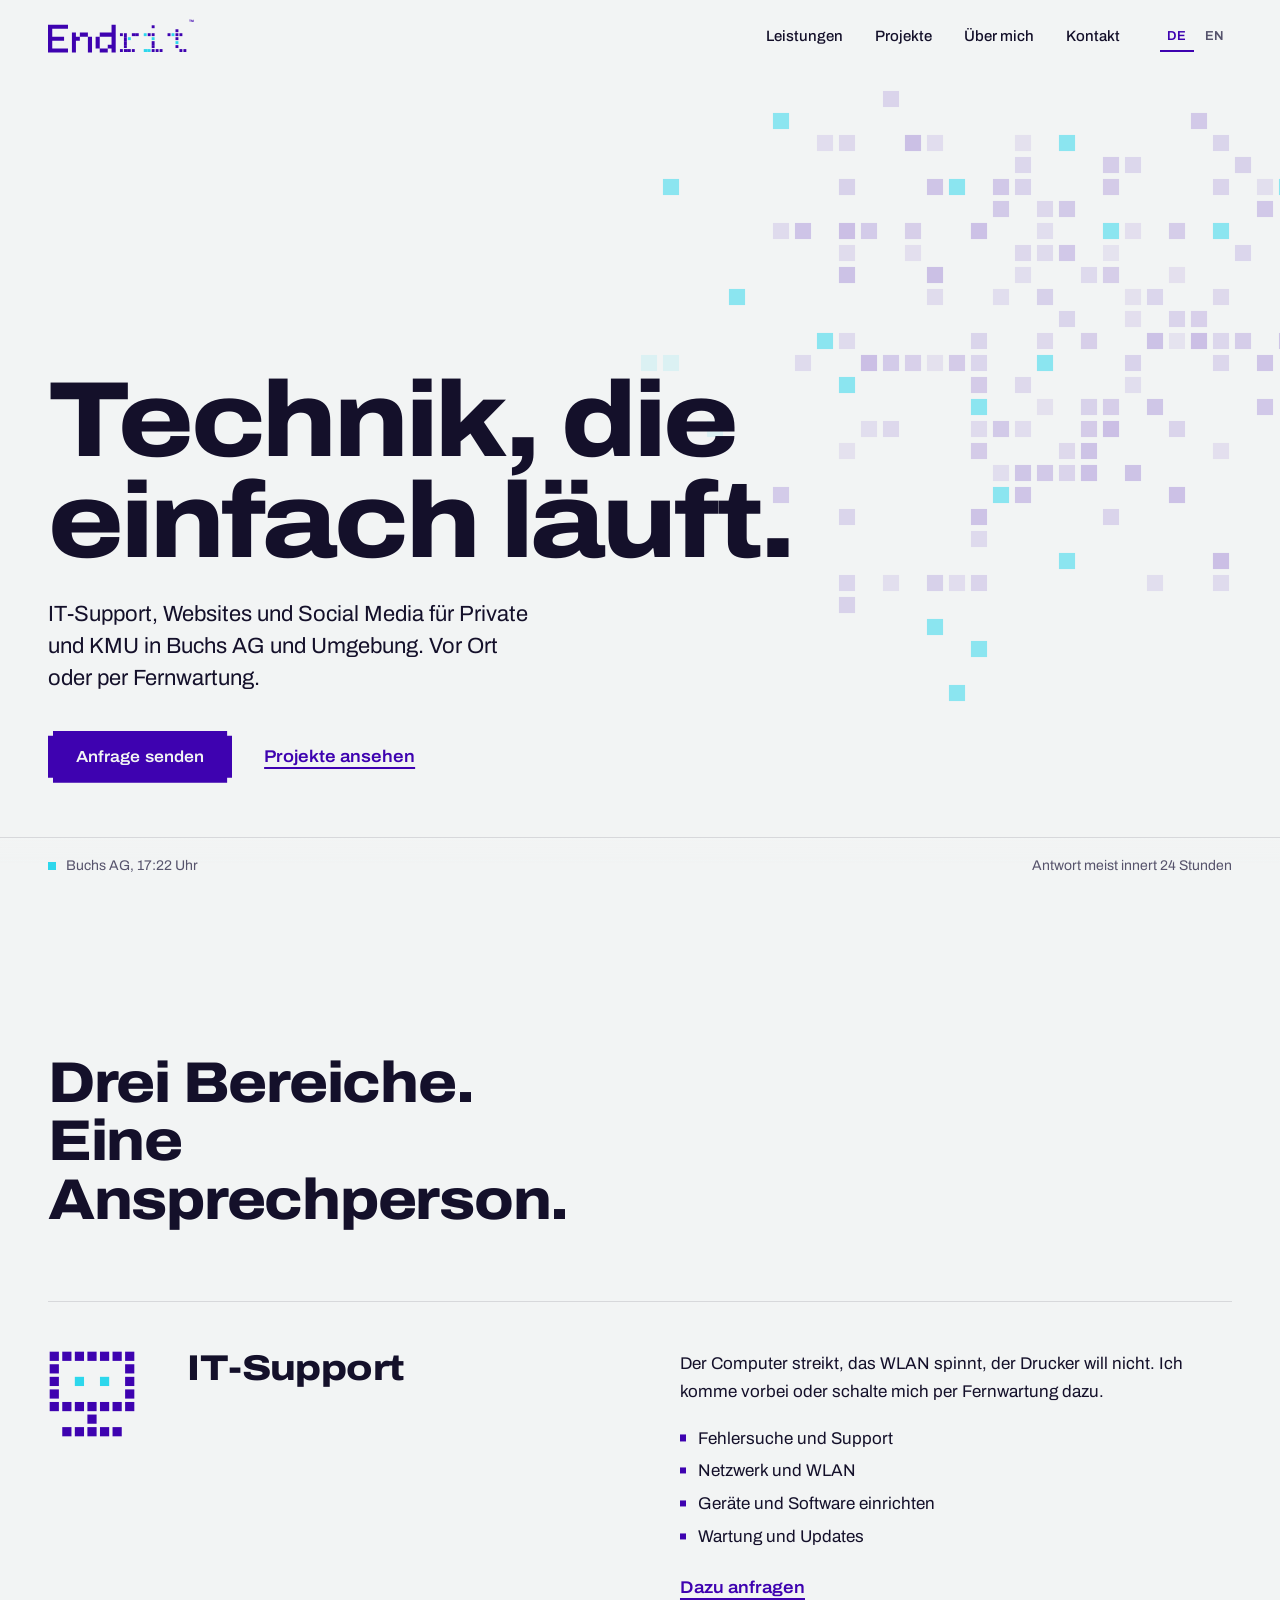
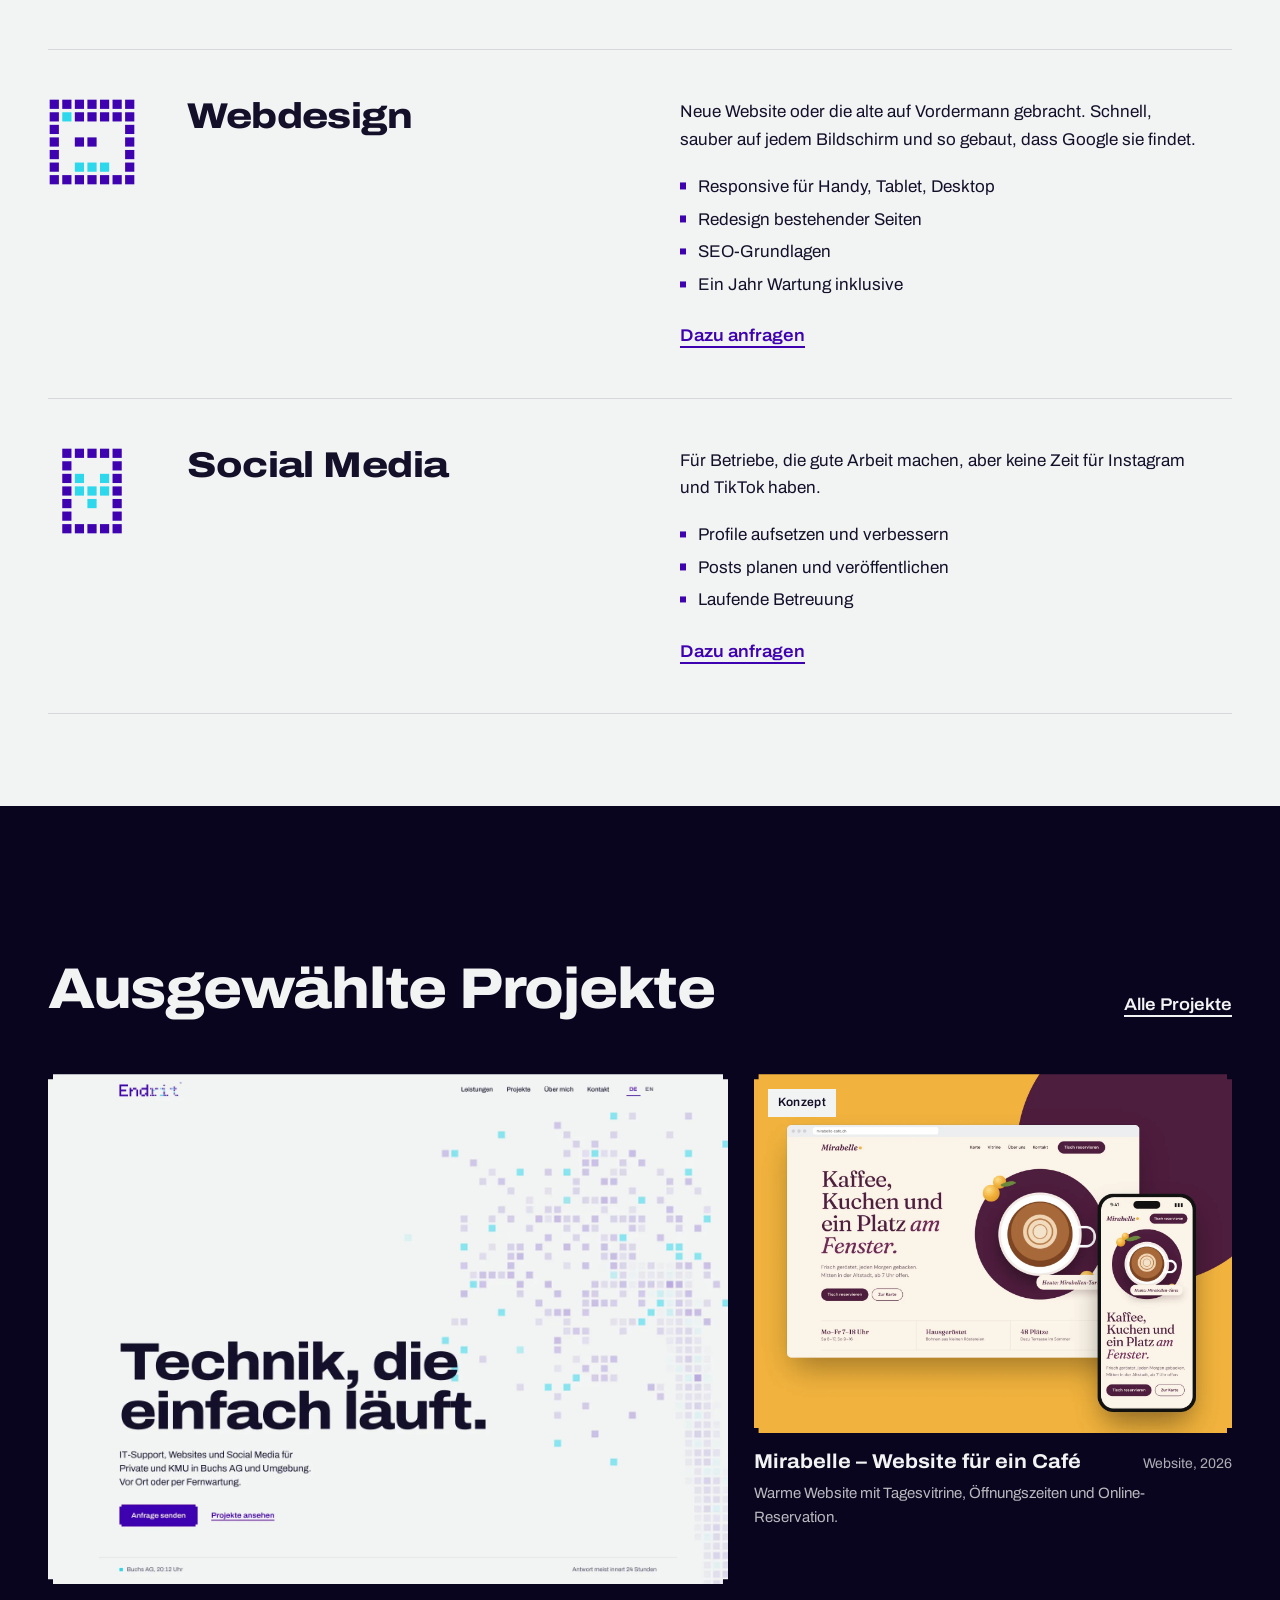
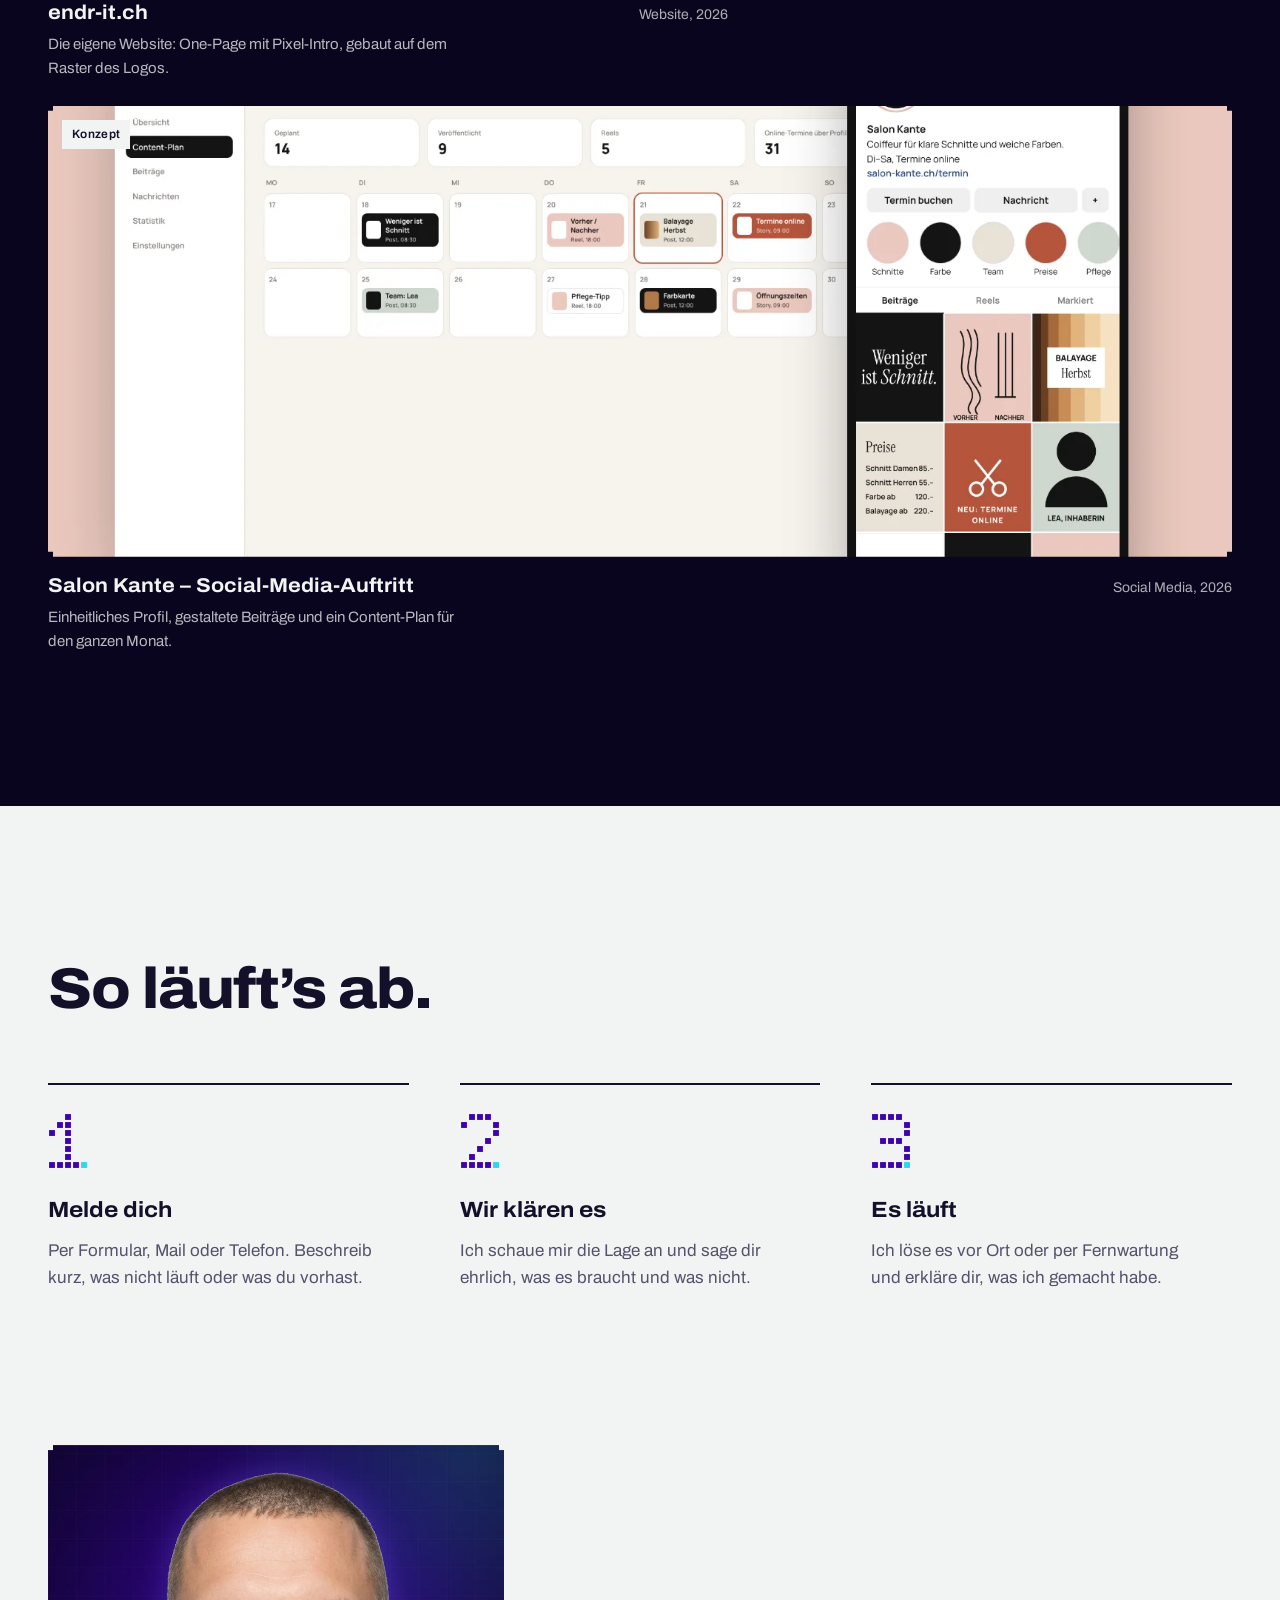
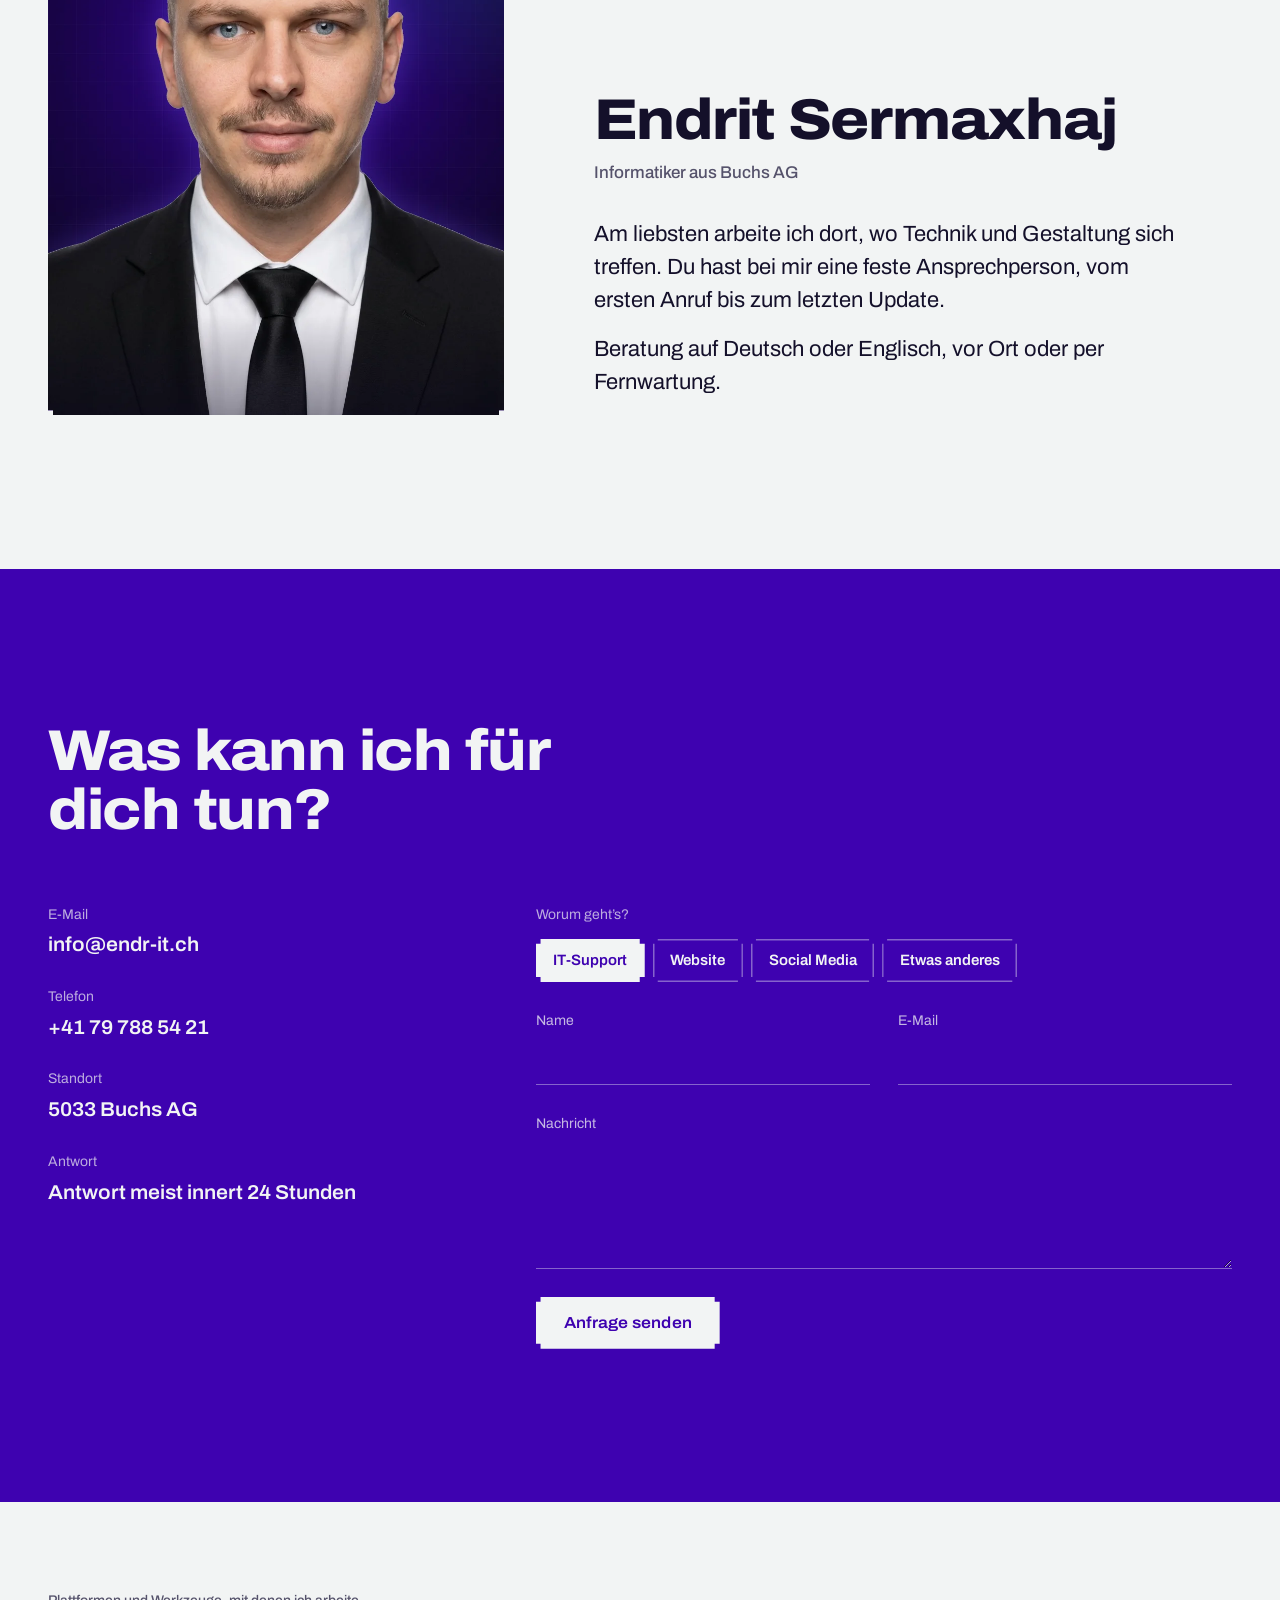
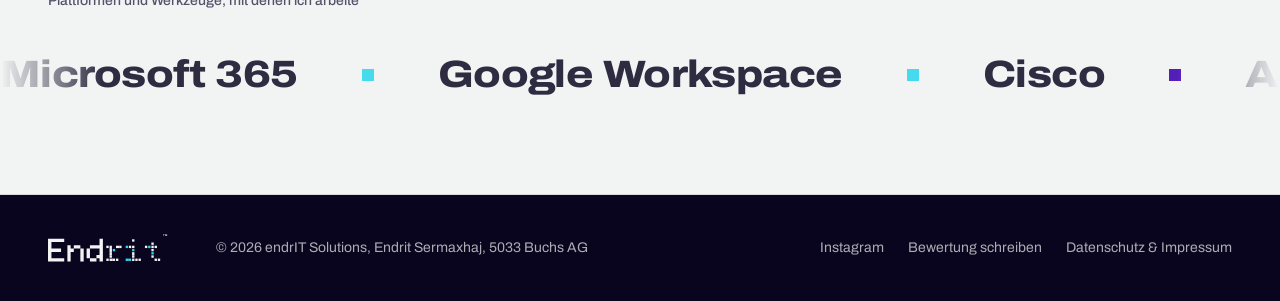
<file: index.html>
<!doctype html>
<html lang="de">
<head>
  <meta charset="utf-8">
  <meta name="viewport" content="width=device-width, initial-scale=1, viewport-fit=cover">
  <title>endrIT Solutions – IT-Support, Websites und Social Media in Buchs AG</title>
  <meta name="description" content="IT-Support, Websites und Social-Media-Betreuung für Private und KMU. Vor Ort in Buchs AG oder per Fernwartung, auf Deutsch oder Englisch.">
  <meta name="theme-color" content="#F2F4F4">
  <link rel="icon" href="favicon.ico" sizes="48x48">
  <link rel="icon" href="assets/favicon.svg" type="image/svg+xml">
  <link rel="apple-touch-icon" href="apple-touch-icon.png">
  <link rel="manifest" href="site.webmanifest">
  <link rel="canonical" href="https://endr-it.ch/">
  <link rel="preload" href="assets/fonts/archivo-latin-wdth-normal.woff2" as="font" type="font/woff2" crossorigin>
  <meta property="og:type" content="website">
  <meta property="og:url" content="https://endr-it.ch/">
  <meta property="og:site_name" content="endrIT Solutions">
  <meta property="og:title" content="endrIT Solutions – Endrit Sermaxhaj">
  <meta property="og:description" content="IT-Support, Websites und Social Media für Private und KMU in Buchs AG. Vor Ort oder per Fernwartung.">
  <meta property="og:image" content="https://endr-it.ch/og-image.png">
  <meta property="og:image:width" content="1200">
  <meta property="og:image:height" content="630">
  <meta property="og:locale" content="de_CH">
  <meta name="twitter:card" content="summary_large_image">
  <link rel="stylesheet" href="css/style.css">
  <script>
    document.documentElement.classList.add('js');
    try { if (!sessionStorage.getItem('endrit-intro') && !matchMedia('(prefers-reduced-motion: reduce)').matches) document.documentElement.classList.add('intro-on'); } catch (e) {}
  </script>
</head>
<body class="page-home">
  <a class="skip" href="#main" data-i18n="skipLink">Zum Inhalt</a>

  <!-- Intro: das Logo setzt sich aus seinen Pixeln zusammen -->
  <div class="intro" id="intro" aria-hidden="true">
    <canvas class="intro__dissolve" id="introDissolve"></canvas>
    <div class="intro__stage">
      <div class="intro__logo" id="introLogo"><svg class="logo"  viewBox="0 -1.2 37.3 8.2" role="img" aria-label="Endrit IT Services &amp; Solutions"><g class="lg-end-g"><path class="lg-end" d="M0.000 0.000 L0.000 7.007 L5.035 7.007 L5.035 5.996 L1.067 5.996 L1.067 4.053 L4.049 4.053 L4.049 3.011 L1.067 3.011 L1.067 1.011 L5.035 1.011 L5.035 0.000 Z" fill-rule="evenodd"/><path class="lg-end" d="M6.028 1.972 L6.028 7.007 L7.035 7.007 L7.035 4.053 L8.025 4.053 L8.025 3.011 L10.053 3.011 L10.053 7.007 L11.092 7.007 L11.092 3.011 L10.053 3.011 L10.053 1.972 L8.025 1.972 L8.025 3.011 L7.035 3.011 L7.035 1.972 Z" fill-rule="evenodd"/><path class="lg-end" d="M17.063 0.000 L16.016 0.000 L16.016 1.972 L13.039 1.972 L13.039 3.011 L12.000 3.011 L12.000 5.996 L13.039 5.996 L13.039 7.007 L15.059 7.007 L15.059 5.996 L16.016 5.996 L16.016 7.007 L17.063 7.007 Z M13.039 3.011 L16.016 3.011 L16.016 5.011 L15.059 5.011 L15.059 5.996 L13.039 5.996 Z" fill-rule="evenodd"/></g><g class="lg-rit"><rect class="lg-px lg-v" x="26.134" y="0.134" width="0.732" height="0.732"/><rect class="lg-px lg-v" x="32.134" y="1.134" width="0.732" height="0.732"/><rect class="lg-px lg-v" x="18.134" y="2.134" width="0.732" height="0.732"/><rect class="lg-px lg-v" x="19.134" y="2.134" width="0.732" height="1.000"/><rect class="lg-px lg-v" x="21.134" y="2.134" width="1.000" height="0.732"/><rect class="lg-px lg-v" x="22.134" y="2.134" width="0.732" height="0.732"/><rect class="lg-px lg-c" x="24.134" y="2.134" width="0.732" height="0.732"/><rect class="lg-px lg-v" x="25.134" y="2.134" width="0.732" height="0.732"/><rect class="lg-px lg-v" x="26.134" y="2.134" width="0.732" height="0.732"/><rect class="lg-px lg-v" x="30.134" y="2.134" width="0.732" height="0.732"/><rect class="lg-px lg-c" x="31.134" y="2.134" width="0.732" height="0.732"/><rect class="lg-px lg-v" x="32.134" y="2.134" width="0.732" height="0.732"/><rect class="lg-px lg-v" x="33.134" y="2.134" width="0.732" height="0.732"/><rect class="lg-px lg-v" x="19.134" y="3.134" width="0.732" height="1.000"/><rect class="lg-px lg-c" x="20.134" y="3.134" width="0.732" height="0.732"/><rect class="lg-px lg-c" x="26.134" y="3.134" width="0.732" height="0.732"/><rect class="lg-px lg-v" x="32.134" y="3.134" width="0.732" height="0.732"/><rect class="lg-px lg-v" x="19.134" y="4.134" width="0.732" height="1.000"/><rect class="lg-px lg-v" x="26.134" y="4.134" width="0.732" height="1.000"/><rect class="lg-px lg-c" x="32.134" y="4.134" width="0.732" height="0.732"/><rect class="lg-px lg-v" x="19.134" y="5.134" width="0.732" height="0.732"/><rect class="lg-px lg-v" x="26.134" y="5.134" width="0.732" height="0.732"/><rect class="lg-px lg-v" x="32.134" y="5.134" width="0.732" height="0.732"/><rect class="lg-px lg-v" x="18.134" y="6.134" width="0.732" height="0.732"/><rect class="lg-px lg-v" x="19.134" y="6.134" width="1.000" height="0.732"/><rect class="lg-px lg-v" x="20.134" y="6.134" width="0.732" height="0.732"/><rect class="lg-px lg-v" x="21.134" y="6.134" width="0.732" height="0.732"/><rect class="lg-px lg-c" x="24.134" y="6.134" width="1.000" height="0.732"/><rect class="lg-px lg-c" x="25.134" y="6.134" width="0.732" height="0.732"/><rect class="lg-px lg-v" x="26.134" y="6.134" width="0.732" height="0.732"/><rect class="lg-px lg-v" x="27.134" y="6.134" width="0.732" height="0.732"/><rect class="lg-px lg-v" x="28.134" y="6.134" width="0.732" height="0.732"/><rect class="lg-px lg-v" x="33.134" y="6.134" width="0.732" height="0.732"/><rect class="lg-px lg-v" x="34.134" y="6.134" width="0.732" height="0.732"/></g><text class="lg-tm" x="35.61" y="-0.79">TM</text></svg></div>
      <p class="intro__tag" id="introTag">IT SERVICES &amp; SOLUTIONS</p>
    </div>
    <button class="intro__skip" id="introSkip" type="button" data-i18n="skip">Überspringen</button>
  </div>

  <header class="top" id="top">
    <div class="top__bar wrap">
      <a class="top__logo" href="index.html#start" aria-label="endrIT Solutions, Startseite"><svg class="logo"  viewBox="0 -1.2 37.3 8.2" role="img" aria-label="Endrit IT Services &amp; Solutions"><g class="lg-end-g"><path class="lg-end" d="M0.000 0.000 L0.000 7.007 L5.035 7.007 L5.035 5.996 L1.067 5.996 L1.067 4.053 L4.049 4.053 L4.049 3.011 L1.067 3.011 L1.067 1.011 L5.035 1.011 L5.035 0.000 Z" fill-rule="evenodd"/><path class="lg-end" d="M6.028 1.972 L6.028 7.007 L7.035 7.007 L7.035 4.053 L8.025 4.053 L8.025 3.011 L10.053 3.011 L10.053 7.007 L11.092 7.007 L11.092 3.011 L10.053 3.011 L10.053 1.972 L8.025 1.972 L8.025 3.011 L7.035 3.011 L7.035 1.972 Z" fill-rule="evenodd"/><path class="lg-end" d="M17.063 0.000 L16.016 0.000 L16.016 1.972 L13.039 1.972 L13.039 3.011 L12.000 3.011 L12.000 5.996 L13.039 5.996 L13.039 7.007 L15.059 7.007 L15.059 5.996 L16.016 5.996 L16.016 7.007 L17.063 7.007 Z M13.039 3.011 L16.016 3.011 L16.016 5.011 L15.059 5.011 L15.059 5.996 L13.039 5.996 Z" fill-rule="evenodd"/></g><g class="lg-rit"><rect class="lg-px lg-v" x="26.134" y="0.134" width="0.732" height="0.732"/><rect class="lg-px lg-v" x="32.134" y="1.134" width="0.732" height="0.732"/><rect class="lg-px lg-v" x="18.134" y="2.134" width="0.732" height="0.732"/><rect class="lg-px lg-v" x="19.134" y="2.134" width="0.732" height="1.000"/><rect class="lg-px lg-v" x="21.134" y="2.134" width="1.000" height="0.732"/><rect class="lg-px lg-v" x="22.134" y="2.134" width="0.732" height="0.732"/><rect class="lg-px lg-c" x="24.134" y="2.134" width="0.732" height="0.732"/><rect class="lg-px lg-v" x="25.134" y="2.134" width="0.732" height="0.732"/><rect class="lg-px lg-v" x="26.134" y="2.134" width="0.732" height="0.732"/><rect class="lg-px lg-v" x="30.134" y="2.134" width="0.732" height="0.732"/><rect class="lg-px lg-c" x="31.134" y="2.134" width="0.732" height="0.732"/><rect class="lg-px lg-v" x="32.134" y="2.134" width="0.732" height="0.732"/><rect class="lg-px lg-v" x="33.134" y="2.134" width="0.732" height="0.732"/><rect class="lg-px lg-v" x="19.134" y="3.134" width="0.732" height="1.000"/><rect class="lg-px lg-c" x="20.134" y="3.134" width="0.732" height="0.732"/><rect class="lg-px lg-c" x="26.134" y="3.134" width="0.732" height="0.732"/><rect class="lg-px lg-v" x="32.134" y="3.134" width="0.732" height="0.732"/><rect class="lg-px lg-v" x="19.134" y="4.134" width="0.732" height="1.000"/><rect class="lg-px lg-v" x="26.134" y="4.134" width="0.732" height="1.000"/><rect class="lg-px lg-c" x="32.134" y="4.134" width="0.732" height="0.732"/><rect class="lg-px lg-v" x="19.134" y="5.134" width="0.732" height="0.732"/><rect class="lg-px lg-v" x="26.134" y="5.134" width="0.732" height="0.732"/><rect class="lg-px lg-v" x="32.134" y="5.134" width="0.732" height="0.732"/><rect class="lg-px lg-v" x="18.134" y="6.134" width="0.732" height="0.732"/><rect class="lg-px lg-v" x="19.134" y="6.134" width="1.000" height="0.732"/><rect class="lg-px lg-v" x="20.134" y="6.134" width="0.732" height="0.732"/><rect class="lg-px lg-v" x="21.134" y="6.134" width="0.732" height="0.732"/><rect class="lg-px lg-c" x="24.134" y="6.134" width="1.000" height="0.732"/><rect class="lg-px lg-c" x="25.134" y="6.134" width="0.732" height="0.732"/><rect class="lg-px lg-v" x="26.134" y="6.134" width="0.732" height="0.732"/><rect class="lg-px lg-v" x="27.134" y="6.134" width="0.732" height="0.732"/><rect class="lg-px lg-v" x="28.134" y="6.134" width="0.732" height="0.732"/><rect class="lg-px lg-v" x="33.134" y="6.134" width="0.732" height="0.732"/><rect class="lg-px lg-v" x="34.134" y="6.134" width="0.732" height="0.732"/></g><text class="lg-tm" x="35.61" y="-0.79">TM</text></svg></a>
      <nav class="top__nav" id="menu" aria-label="Hauptnavigation">
        <a href="index.html#leistungen" data-i18n="nav1">Leistungen</a>
        <a href="projekte.html" data-i18n="nav2" data-nav="projekte">Projekte</a>
        <a href="index.html#ueber" data-i18n="nav3">Über mich</a>
        <a href="index.html#kontakt" data-i18n="nav4">Kontakt</a>
      </nav>
      <div class="lang" role="group" aria-label="Sprache / Language">
        <button type="button" data-lang="de" aria-pressed="true">DE</button>
        <button type="button" data-lang="en" aria-pressed="false">EN</button>
      </div>
      <button class="top__menu" type="button" aria-expanded="false" aria-controls="menu">
        <span class="sr-only" data-i18n="menu">Menü</span><i></i><i></i>
      </button>
    </div>
  </header>


  <main id="main">
    <!-- HERO -->
    <section class="hero" id="start" aria-labelledby="hero-title">
      <canvas class="hero__field" id="field" aria-hidden="true"></canvas>
      <div class="hero__inner wrap">
        <h1 class="hero__title" id="hero-title">
          <span class="line"><span data-i18n="h1a">Technik, die</span></span>
          <span class="line"><span data-i18n="h1b">einfach läuft.</span></span>
        </h1>
        <p class="hero__sub" data-i18n="heroSub">IT-Support, Websites und Social Media für Private und KMU in Buchs AG und Umgebung. Vor Ort oder per Fernwartung.</p>
        <div class="hero__actions">
          <a class="btn btn--primary" href="#kontakt" data-i18n="cta">Anfrage senden</a>
          <a class="link" href="projekte.html" data-i18n="ctaProjects">Projekte ansehen</a>
        </div>
      </div>
      <div class="hero__meta wrap">
        <span class="hero__clock"><i class="px px--blink" aria-hidden="true"></i><span id="clock">Buchs AG</span></span>
        <span data-i18n="replyV">Antwort meist innert 24 Stunden</span>
      </div>
    </section>

    <!-- LEISTUNGEN -->
    <section class="services wrap" id="leistungen" aria-labelledby="services-title">
      <h2 class="h2" id="services-title" data-i18n="servicesTitle">Drei Bereiche. Eine Ansprechperson.</h2>

      <article class="service" data-icon="monitor">
        <div class="service__icon" aria-hidden="true"></div>
        <h3 class="service__title" data-i18n="s1t">IT-Support</h3>
        <div class="service__body">
          <p data-i18n="s1p">Der Computer streikt, das WLAN spinnt, der Drucker will nicht. Ich komme vorbei oder schalte mich per Fernwartung dazu.</p>
          <ul>
            <li data-i18n="s1a">Fehlersuche und Support</li>
            <li data-i18n="s1b">Netzwerk und WLAN</li>
            <li data-i18n="s1c">Geräte und Software einrichten</li>
            <li data-i18n="s1d">Wartung und Updates</li>
          </ul>
          <a class="link" href="#kontakt" data-pick="it" data-i18n="ask">Dazu anfragen</a>
        </div>
      </article>

      <article class="service" data-icon="browser">
        <div class="service__icon" aria-hidden="true"></div>
        <h3 class="service__title" data-i18n="s2t">Webdesign</h3>
        <div class="service__body">
          <p data-i18n="s2p">Neue Website oder die alte auf Vordermann gebracht. Schnell, sauber auf jedem Bildschirm und so gebaut, dass Google sie findet.</p>
          <ul>
            <li data-i18n="s2a">Responsive für Handy, Tablet, Desktop</li>
            <li data-i18n="s2b">Redesign bestehender Seiten</li>
            <li data-i18n="s2c">SEO-Grundlagen</li>
            <li data-i18n="s2d">Ein Jahr Wartung inklusive</li>
          </ul>
          <a class="link" href="#kontakt" data-pick="web" data-i18n="ask">Dazu anfragen</a>
        </div>
      </article>

      <article class="service" data-icon="phone">
        <div class="service__icon" aria-hidden="true"></div>
        <h3 class="service__title" data-i18n="s3t">Social Media</h3>
        <div class="service__body">
          <p data-i18n="s3p">Für Betriebe, die gute Arbeit machen, aber keine Zeit für Instagram und TikTok haben.</p>
          <ul>
            <li data-i18n="s3a">Profile aufsetzen und verbessern</li>
            <li data-i18n="s3b">Posts planen und veröffentlichen</li>
            <li data-i18n="s3c">Laufende Betreuung</li>
          </ul>
          <a class="link" href="#kontakt" data-pick="social" data-i18n="ask">Dazu anfragen</a>
        </div>
      </article>
    </section>

    <!-- PROJEKTE (Auszug) -->
    <section class="work" id="projekte" aria-labelledby="work-title">
      <div class="wrap">
        <div class="work__head">
          <h2 class="h2" id="work-title" data-i18n="workTitle">Ausgewählte Projekte</h2>
          <a class="link link--light" href="projekte.html" data-i18n="workAll">Alle Projekte</a>
        </div>
        <div class="work__grid" id="workTeaser"></div>
      </div>
    </section>

    <!-- ABLAUF -->
    <section class="steps wrap" aria-labelledby="steps-title">
      <h2 class="h2" id="steps-title" data-i18n="stepsTitle">So läuft's ab.</h2>
      <ol class="steps__list">
        <li class="step"><span class="step__num" data-digit="1" aria-hidden="true"></span><h3 data-i18n="st1">Melde dich</h3><p data-i18n="st1p">Per Formular, Mail oder Telefon. Beschreib kurz, was nicht läuft oder was du vorhast.</p></li>
        <li class="step"><span class="step__num" data-digit="2" aria-hidden="true"></span><h3 data-i18n="st2">Wir klären es</h3><p data-i18n="st2p">Ich schaue mir die Lage an und sage dir ehrlich, was es braucht und was nicht.</p></li>
        <li class="step"><span class="step__num" data-digit="3" aria-hidden="true"></span><h3 data-i18n="st3">Es läuft</h3><p data-i18n="st3p">Ich löse es vor Ort oder per Fernwartung und erkläre dir, was ich gemacht habe.</p></li>
      </ol>
    </section>

    <!-- ÜBER MICH -->
    <section class="about wrap" id="ueber" aria-labelledby="about-title">
      <figure class="about__photo">
        <picture>
          <source srcset="assets/endrit.webp" type="image/webp">
          <img src="assets/endrit.jpg" alt="Endrit Sermaxhaj" width="896" height="1200" loading="lazy" decoding="async"
               onerror="this.closest('figure').classList.add('is-empty');this.closest('picture').remove()">
        </picture>
        <span class="about__fallback" aria-hidden="true"></span>
      </figure>
      <div class="about__text">
        <h2 class="h2" id="about-title">Endrit Sermaxhaj</h2>
        <p class="about__role" data-i18n="role">Informatiker aus Buchs AG</p>
        <p data-i18n="about1">Am liebsten arbeite ich dort, wo Technik und Gestaltung sich treffen. Du hast bei mir eine feste Ansprechperson, vom ersten Anruf bis zum letzten Update.</p>
        <p data-i18n="about2">Beratung auf Deutsch oder Englisch, vor Ort oder per Fernwartung.</p>
      </div>
    </section>

    <!-- KONTAKT -->
    <section class="contact" id="kontakt" aria-labelledby="contact-title">
      <div class="wrap">
        <h2 class="contact__title" id="contact-title" data-i18n="cTitle">Was kann ich für dich tun?</h2>
        <div class="contact__grid">
          <dl class="contact__facts">
            <div><dt data-i18n="mail">E-Mail</dt><dd><a href="mailto:info@endr-it.ch">info@endr-it.ch</a></dd></div>
            <div><dt data-i18n="phone">Telefon</dt><dd><a href="tel:+41797885421">+41 79 788 54 21</a></dd></div>
            <div><dt data-i18n="where">Standort</dt><dd><a href="https://maps.google.com/?q=5033+Buchs+AG" target="_blank" rel="noopener">5033 Buchs AG</a></dd></div>
            <div><dt data-i18n="reply">Antwort</dt><dd data-i18n="replyV">Meist innert 24 Stunden</dd></div>
          </dl>

          <!-- Versand über FormSubmit (wie bisher): Captcha erscheint im Fenster, Kunde erhält eine Eingangsbestätigung -->
          <form class="form" id="form" action="https://formsubmit.co/info@endr-it.ch" method="POST" target="fs-frame" accept-charset="UTF-8" novalidate>
            <input type="hidden" name="_subject" value="Neue Anfrage über endr-it.ch">
            <input type="hidden" name="_template" value="table">
            <input type="hidden" name="_next" value="https://endr-it.ch/gesendet.html">
            <input type="hidden" name="_replyto" value="">
            <input type="hidden" name="_autoresponse" value="">
            <input type="hidden" name="service" value="">
            <input class="hp" type="text" name="_honey" tabindex="-1" autocomplete="off" aria-hidden="true">
            <fieldset class="form__topics">
              <legend data-i18n="fTopic">Worum geht's?</legend>
              <label><input type="radio" name="topic" value="it" checked><span data-i18n="tIt">IT-Support</span></label>
              <label><input type="radio" name="topic" value="web"><span data-i18n="tWeb">Website</span></label>
              <label><input type="radio" name="topic" value="social"><span data-i18n="tSocial">Social Media</span></label>
              <label><input type="radio" name="topic" value="other"><span data-i18n="tOther">Etwas anderes</span></label>
            </fieldset>
            <div class="form__row">
              <label class="field"><span data-i18n="fName">Name</span><input name="name" autocomplete="name" required></label>
              <label class="field"><span data-i18n="fMail">E-Mail</span><input name="email" type="email" autocomplete="email" inputmode="email" required></label>
            </div>
            <label class="field"><span data-i18n="fMsg">Nachricht</span><textarea name="message" rows="4" required></textarea></label>
            <div class="form__end">
              <button class="btn btn--light" type="submit" data-i18n="cta">Anfrage senden</button>
              <p class="form__status" id="formStatus" role="status" aria-live="polite"></p>
            </div>
          </form>
        </div>
      </div>
    </section>

    <!-- TECH-BAND -->
    <section class="band" aria-labelledby="band-title">
      <h2 class="band__title wrap" id="band-title" data-i18n="bandTitle">Plattformen und Werkzeuge, mit denen ich arbeite</h2>
      <!-- Eigene Logos: Text durch <img src="assets/logos/name.svg" alt="Name"> ersetzen -->
      <div class="band__track" id="bandTrack">
        <ul class="band__list">
          <li>Microsoft 365</li><li>Google Workspace</li><li>Cisco</li><li>Anthropic</li><li>Apple</li>
          <li>Windows</li><li>Ubiquiti</li><li>Synology</li><li>WordPress</li><li>Cloudflare</li>
          <li>Meta</li><li>TikTok</li><li>Adobe</li>
        </ul>
      </div>
    </section>
  </main>

  <!-- Captcha-Fenster für den Versand -->
  <dialog class="sheet fs" id="fsModal" aria-labelledby="fsTitle">
    <div class="fs__head">
      <div>
        <h2 class="fs__title" id="fsTitle" data-i18n="capTitle">Kurz bestätigen, dass du kein Roboter bist</h2>
        <p class="fs__sub" data-i18n="capSub">Ein Klick noch, dann ist deine Anfrage unterwegs.</p>
      </div>
      <button class="sheet__close fs__close" type="button" id="fsClose"><span data-i18n="close">Schliessen</span></button>
    </div>
    <div class="fs__body">
      <p class="fs__loading" id="fsLoading"><i class="px px--blink" aria-hidden="true"></i> <span data-i18n="capLoading">Wird geladen …</span></p>
      <iframe name="fs-frame" id="fsFrame" title="FormSubmit" src="about:blank"></iframe>
    </div>
  </dialog>

  <footer class="foot">
    <div class="foot__inner wrap">
      <a class="foot__logo" href="index.html#start" aria-label="endrIT Solutions, Startseite"><svg class="logo"  viewBox="0 -1.2 37.3 8.2" role="img" aria-label="Endrit IT Services &amp; Solutions"><g class="lg-end-g"><path class="lg-end" d="M0.000 0.000 L0.000 7.007 L5.035 7.007 L5.035 5.996 L1.067 5.996 L1.067 4.053 L4.049 4.053 L4.049 3.011 L1.067 3.011 L1.067 1.011 L5.035 1.011 L5.035 0.000 Z" fill-rule="evenodd"/><path class="lg-end" d="M6.028 1.972 L6.028 7.007 L7.035 7.007 L7.035 4.053 L8.025 4.053 L8.025 3.011 L10.053 3.011 L10.053 7.007 L11.092 7.007 L11.092 3.011 L10.053 3.011 L10.053 1.972 L8.025 1.972 L8.025 3.011 L7.035 3.011 L7.035 1.972 Z" fill-rule="evenodd"/><path class="lg-end" d="M17.063 0.000 L16.016 0.000 L16.016 1.972 L13.039 1.972 L13.039 3.011 L12.000 3.011 L12.000 5.996 L13.039 5.996 L13.039 7.007 L15.059 7.007 L15.059 5.996 L16.016 5.996 L16.016 7.007 L17.063 7.007 Z M13.039 3.011 L16.016 3.011 L16.016 5.011 L15.059 5.011 L15.059 5.996 L13.039 5.996 Z" fill-rule="evenodd"/></g><g class="lg-rit"><rect class="lg-px lg-v" x="26.134" y="0.134" width="0.732" height="0.732"/><rect class="lg-px lg-v" x="32.134" y="1.134" width="0.732" height="0.732"/><rect class="lg-px lg-v" x="18.134" y="2.134" width="0.732" height="0.732"/><rect class="lg-px lg-v" x="19.134" y="2.134" width="0.732" height="1.000"/><rect class="lg-px lg-v" x="21.134" y="2.134" width="1.000" height="0.732"/><rect class="lg-px lg-v" x="22.134" y="2.134" width="0.732" height="0.732"/><rect class="lg-px lg-c" x="24.134" y="2.134" width="0.732" height="0.732"/><rect class="lg-px lg-v" x="25.134" y="2.134" width="0.732" height="0.732"/><rect class="lg-px lg-v" x="26.134" y="2.134" width="0.732" height="0.732"/><rect class="lg-px lg-v" x="30.134" y="2.134" width="0.732" height="0.732"/><rect class="lg-px lg-c" x="31.134" y="2.134" width="0.732" height="0.732"/><rect class="lg-px lg-v" x="32.134" y="2.134" width="0.732" height="0.732"/><rect class="lg-px lg-v" x="33.134" y="2.134" width="0.732" height="0.732"/><rect class="lg-px lg-v" x="19.134" y="3.134" width="0.732" height="1.000"/><rect class="lg-px lg-c" x="20.134" y="3.134" width="0.732" height="0.732"/><rect class="lg-px lg-c" x="26.134" y="3.134" width="0.732" height="0.732"/><rect class="lg-px lg-v" x="32.134" y="3.134" width="0.732" height="0.732"/><rect class="lg-px lg-v" x="19.134" y="4.134" width="0.732" height="1.000"/><rect class="lg-px lg-v" x="26.134" y="4.134" width="0.732" height="1.000"/><rect class="lg-px lg-c" x="32.134" y="4.134" width="0.732" height="0.732"/><rect class="lg-px lg-v" x="19.134" y="5.134" width="0.732" height="0.732"/><rect class="lg-px lg-v" x="26.134" y="5.134" width="0.732" height="0.732"/><rect class="lg-px lg-v" x="32.134" y="5.134" width="0.732" height="0.732"/><rect class="lg-px lg-v" x="18.134" y="6.134" width="0.732" height="0.732"/><rect class="lg-px lg-v" x="19.134" y="6.134" width="1.000" height="0.732"/><rect class="lg-px lg-v" x="20.134" y="6.134" width="0.732" height="0.732"/><rect class="lg-px lg-v" x="21.134" y="6.134" width="0.732" height="0.732"/><rect class="lg-px lg-c" x="24.134" y="6.134" width="1.000" height="0.732"/><rect class="lg-px lg-c" x="25.134" y="6.134" width="0.732" height="0.732"/><rect class="lg-px lg-v" x="26.134" y="6.134" width="0.732" height="0.732"/><rect class="lg-px lg-v" x="27.134" y="6.134" width="0.732" height="0.732"/><rect class="lg-px lg-v" x="28.134" y="6.134" width="0.732" height="0.732"/><rect class="lg-px lg-v" x="33.134" y="6.134" width="0.732" height="0.732"/><rect class="lg-px lg-v" x="34.134" y="6.134" width="0.732" height="0.732"/></g><text class="lg-tm" x="35.61" y="-0.79">TM</text></svg></a>
      <p class="foot__copy">© <span class="year">2026</span> endrIT Solutions, Endrit Sermaxhaj, 5033 Buchs AG</p>
      <nav class="foot__nav" aria-label="Footer">
        <a href="https://instagram.com/endrit_solutions" target="_blank" rel="noopener">Instagram</a>
        <a href="https://maps.google.com/?q=endrIT+Solutions+Buchs+AG" target="_blank" rel="noopener" data-i18n="review">Bewertung schreiben</a>
        <a href="datenschutz.html" data-i18n="legal">Datenschutz &amp; Impressum</a>
      </nav>
    </div>
  </footer>


  <script src="js/vendor/gsap.min.js" defer></script>
  <script src="js/vendor/ScrollTrigger.min.js" defer></script>
  <script src="js/vendor/lenis.min.js" defer></script>
  <script src="js/i18n.js" defer></script>
  <script src="js/projects.js" defer></script>
  <script src="js/site.js" defer></script>
  <script src="js/home.js" defer></script>
</body>
</html>
</file>
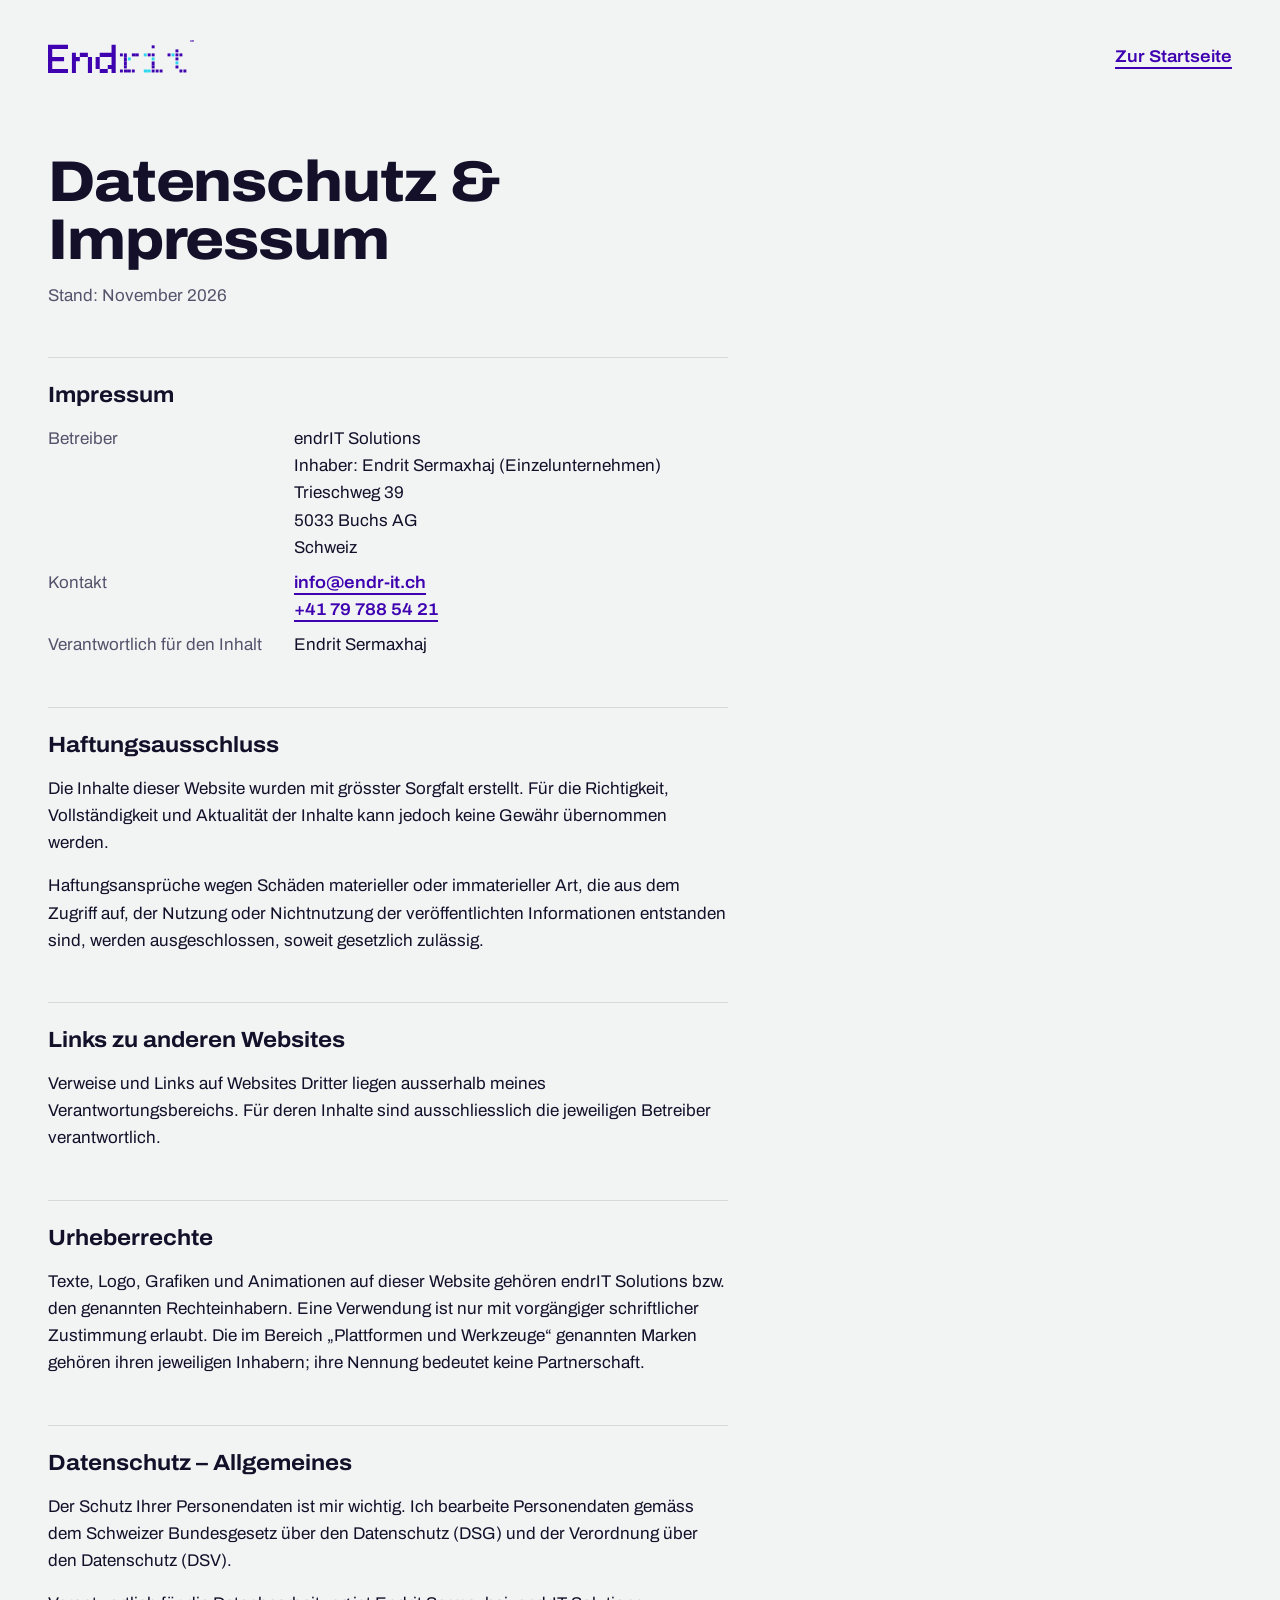
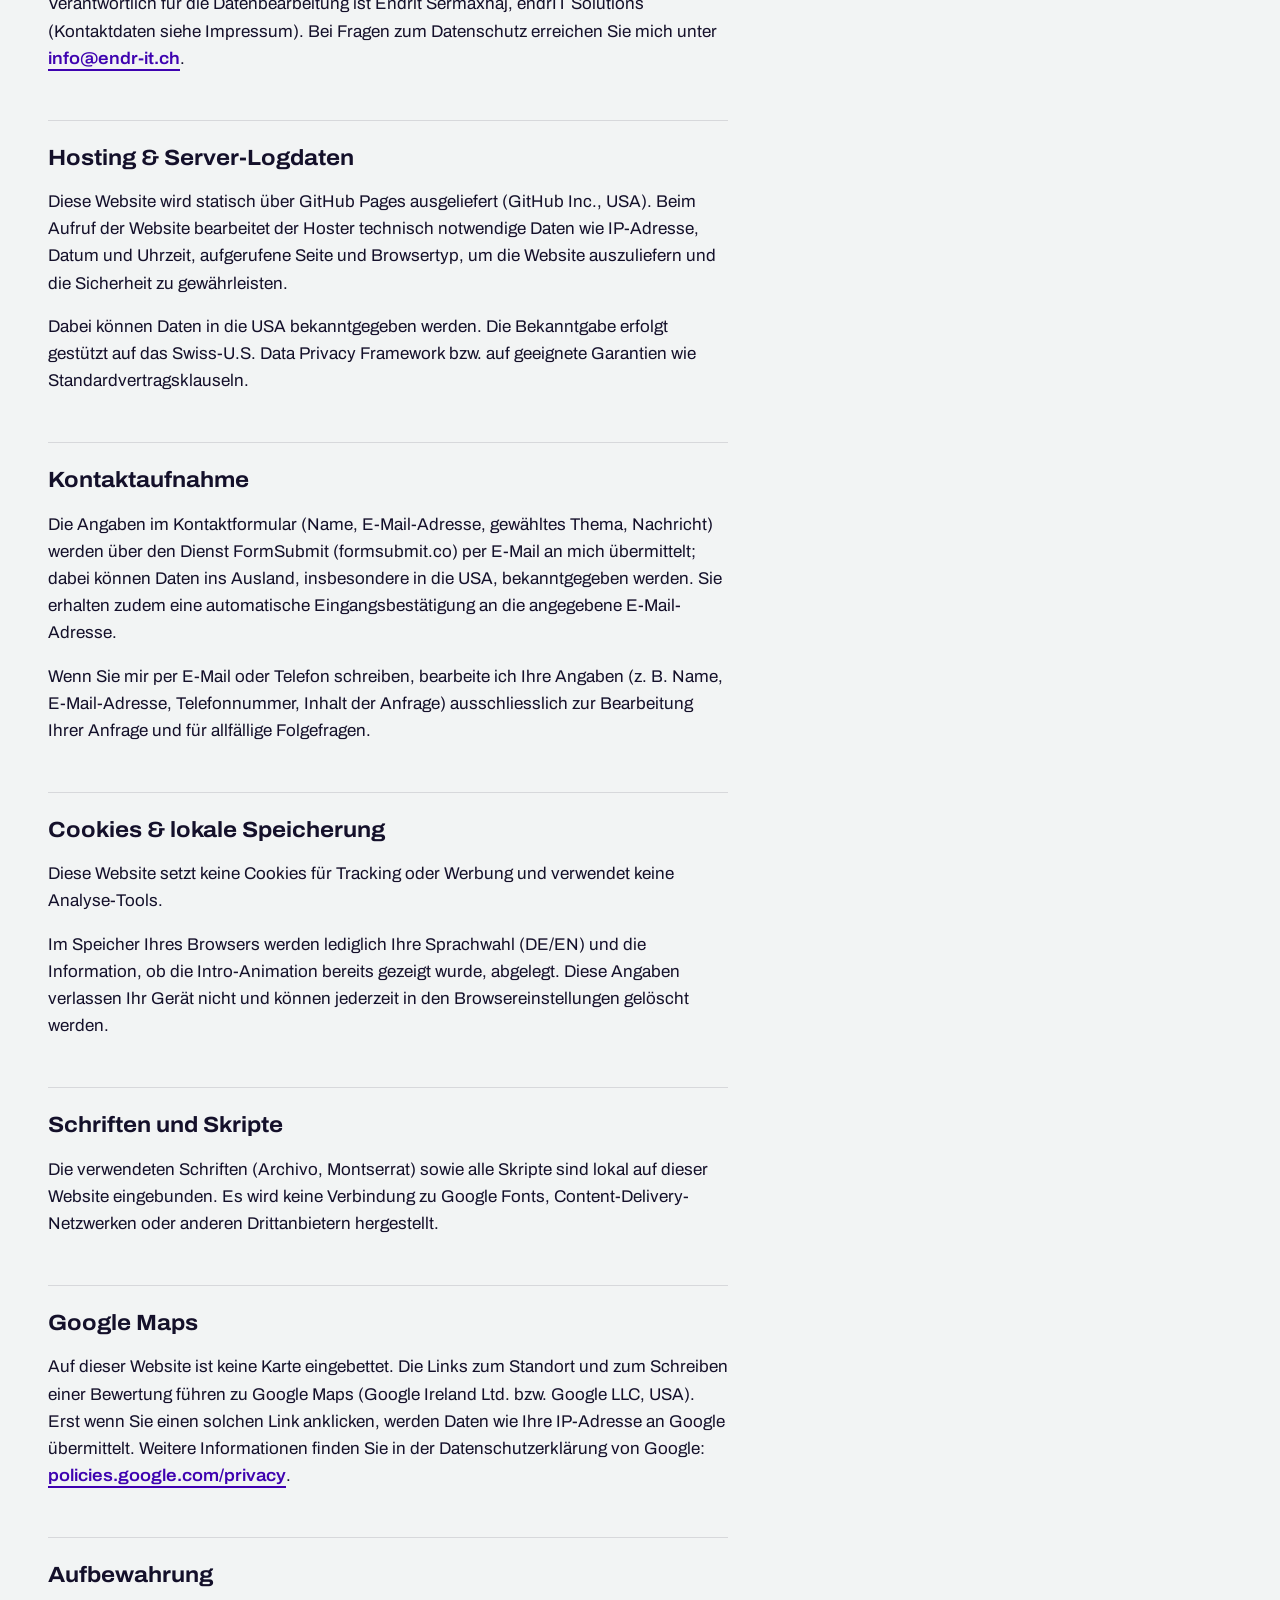
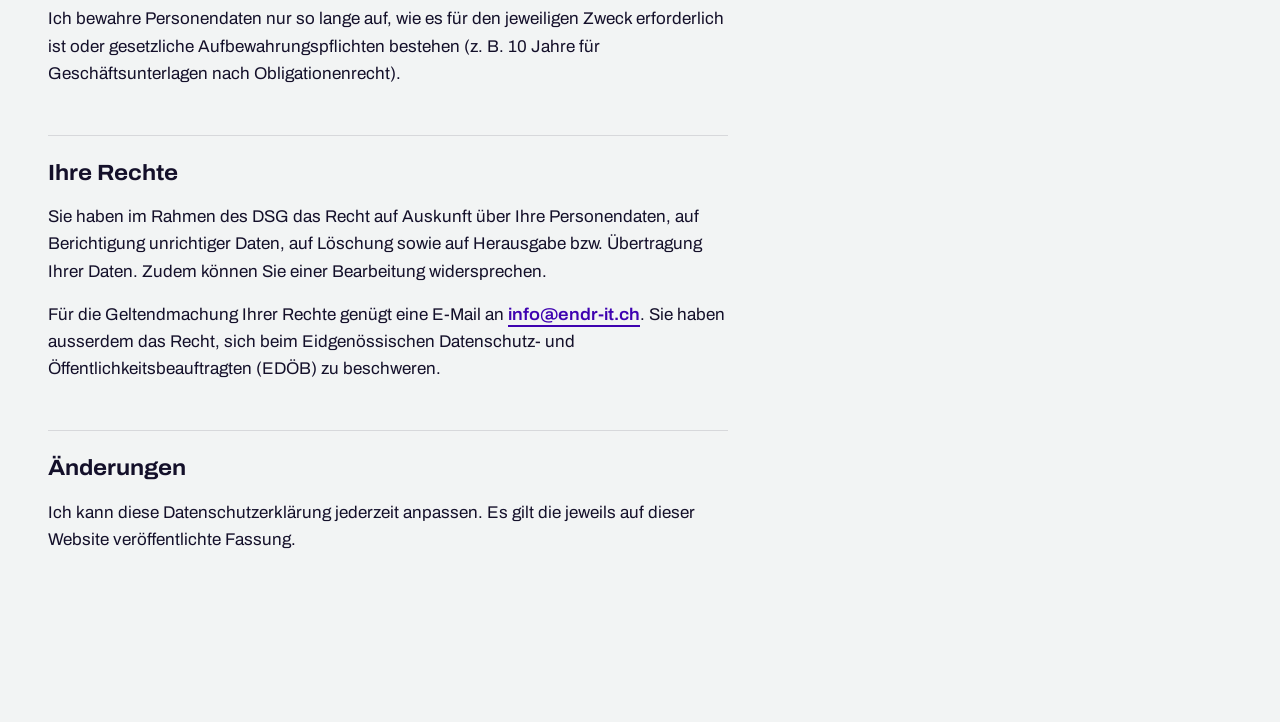
<file: datenschutz.html>
<!doctype html>
<html lang="de">
<head>
  <meta charset="utf-8">
  <meta name="viewport" content="width=device-width, initial-scale=1">
  <title>Datenschutz &amp; Impressum – endrIT Solutions</title>
  <meta name="description" content="Datenschutzerklärung und Impressum von endrIT Solutions, Endrit Sermaxhaj, Buchs AG.">
  <meta name="theme-color" content="#F2F4F4">
  <link rel="canonical" href="https://endr-it.ch/datenschutz.html">
  <meta property="og:title" content="Datenschutz &amp; Impressum – endrIT Solutions">
  <meta property="og:image" content="https://endr-it.ch/og-image.png">
  <link rel="icon" href="favicon.ico" sizes="48x48">
  <link rel="icon" href="assets/favicon.svg" type="image/svg+xml">
  <link rel="apple-touch-icon" href="apple-touch-icon.png">
  <link rel="manifest" href="site.webmanifest">
  <link rel="preload" href="assets/fonts/archivo-latin-wdth-normal.woff2" as="font" type="font/woff2" crossorigin>
  <link rel="stylesheet" href="css/style.css">
  <style>
    .legal { padding-block: 2.5rem var(--section); }
    .legal__top { display: flex; justify-content: space-between; align-items: center; gap: 1rem; margin-bottom: clamp(3rem, 8vw, 5rem); }
    .legal__logo { display: block; width: 148px; }
    .legal__body { max-width: 68ch; }
    .legal h1 { font-size: var(--fs-h2); line-height: 1.02; font-weight: 800; font-stretch: 110%; letter-spacing: -.02em; margin: 0 0 .75rem; }
    .legal__date { color: var(--muted); margin: 0 0 3rem; }
    .legal h2 { font-size: 1.375rem; font-weight: 700; font-stretch: 108%; margin: 3rem 0 .75rem; padding-top: 1.25rem; border-top: 1px solid var(--line); }
    .legal p { margin: 0 0 1rem; }
    .legal dl { display: grid; grid-template-columns: minmax(9rem, auto) 1fr; gap: .5rem 2rem; margin: 0; }
    .legal dt { color: var(--muted); }
    .legal dd { margin: 0; }
    @media (max-width: 560px) { .legal dl { grid-template-columns: 1fr; gap: .15rem; } .legal dd { margin-bottom: .75rem; } }
  </style>
</head>
<body>
  <main class="legal wrap">
    <div class="legal__top">
      <a class="legal__logo" href="./" aria-label="Zur Startseite"><img src="assets/logo.svg" alt="endrIT Solutions" width="746" height="164"></a>
      <a class="link" href="./">Zur Startseite</a>
    </div>

    <div class="legal__body">
      <h1>Datenschutz &amp; Impressum</h1>
      <p class="legal__date">Stand: November 2026</p>

      <h2 id="impressum">Impressum</h2>
      <dl>
        <dt>Betreiber</dt>
        <dd>endrIT Solutions<br>Inhaber: Endrit Sermaxhaj (Einzelunternehmen)<br>Trieschweg 39<br>5033 Buchs AG<br>Schweiz</dd>
        <dt>Kontakt</dt>
        <dd><a class="link" href="mailto:info@endr-it.ch">info@endr-it.ch</a><br><a class="link" href="tel:+41797885421">+41 79 788 54 21</a></dd>
        <dt>Verantwortlich für den Inhalt</dt>
        <dd>Endrit Sermaxhaj</dd>
      </dl>

      <h2>Haftungsausschluss</h2>
      <p>Die Inhalte dieser Website wurden mit grösster Sorgfalt erstellt. Für die Richtigkeit, Vollständigkeit und Aktualität der Inhalte kann jedoch keine Gewähr übernommen werden.</p>
      <p>Haftungsansprüche wegen Schäden materieller oder immaterieller Art, die aus dem Zugriff auf, der Nutzung oder Nichtnutzung der veröffentlichten Informationen entstanden sind, werden ausgeschlossen, soweit gesetzlich zulässig.</p>

      <h2>Links zu anderen Websites</h2>
      <p>Verweise und Links auf Websites Dritter liegen ausserhalb meines Verantwortungsbereichs. Für deren Inhalte sind ausschliesslich die jeweiligen Betreiber verantwortlich.</p>

      <h2>Urheberrechte</h2>
      <p>Texte, Logo, Grafiken und Animationen auf dieser Website gehören endrIT Solutions bzw. den genannten Rechteinhabern. Eine Verwendung ist nur mit vorgängiger schriftlicher Zustimmung erlaubt. Die im Bereich „Plattformen und Werkzeuge“ genannten Marken gehören ihren jeweiligen Inhabern; ihre Nennung bedeutet keine Partnerschaft.</p>

      <h2 id="datenschutz">Datenschutz – Allgemeines</h2>
      <p>Der Schutz Ihrer Personendaten ist mir wichtig. Ich bearbeite Personendaten gemäss dem Schweizer Bundesgesetz über den Datenschutz (DSG) und der Verordnung über den Datenschutz (DSV).</p>
      <p>Verantwortlich für die Datenbearbeitung ist Endrit Sermaxhaj, endrIT Solutions (Kontaktdaten siehe Impressum). Bei Fragen zum Datenschutz erreichen Sie mich unter <a class="link" href="mailto:info@endr-it.ch">info@endr-it.ch</a>.</p>

      <h2>Hosting &amp; Server-Logdaten</h2>
      <p>Diese Website wird statisch über GitHub Pages ausgeliefert (GitHub Inc., USA). Beim Aufruf der Website bearbeitet der Hoster technisch notwendige Daten wie IP-Adresse, Datum und Uhrzeit, aufgerufene Seite und Browsertyp, um die Website auszuliefern und die Sicherheit zu gewährleisten.</p>
      <p>Dabei können Daten in die USA bekanntgegeben werden. Die Bekanntgabe erfolgt gestützt auf das Swiss-U.S. Data Privacy Framework bzw. auf geeignete Garantien wie Standardvertragsklauseln.</p>

      <h2>Kontaktaufnahme</h2>
      <p>Die Angaben im Kontaktformular (Name, E-Mail-Adresse, gewähltes Thema, Nachricht) werden über den Dienst FormSubmit (formsubmit.co) per E-Mail an mich übermittelt; dabei können Daten ins Ausland, insbesondere in die USA, bekanntgegeben werden. Sie erhalten zudem eine automatische Eingangsbestätigung an die angegebene E-Mail-Adresse.</p>
      <p>Wenn Sie mir per E-Mail oder Telefon schreiben, bearbeite ich Ihre Angaben (z. B. Name, E-Mail-Adresse, Telefonnummer, Inhalt der Anfrage) ausschliesslich zur Bearbeitung Ihrer Anfrage und für allfällige Folgefragen.</p>

      <h2>Cookies &amp; lokale Speicherung</h2>
      <p>Diese Website setzt keine Cookies für Tracking oder Werbung und verwendet keine Analyse-Tools.</p>
      <p>Im Speicher Ihres Browsers werden lediglich Ihre Sprachwahl (DE/EN) und die Information, ob die Intro-Animation bereits gezeigt wurde, abgelegt. Diese Angaben verlassen Ihr Gerät nicht und können jederzeit in den Browsereinstellungen gelöscht werden.</p>

      <h2>Schriften und Skripte</h2>
      <p>Die verwendeten Schriften (Archivo, Montserrat) sowie alle Skripte sind lokal auf dieser Website eingebunden. Es wird keine Verbindung zu Google Fonts, Content-Delivery-Netzwerken oder anderen Drittanbietern hergestellt.</p>

      <h2>Google Maps</h2>
      <p>Auf dieser Website ist keine Karte eingebettet. Die Links zum Standort und zum Schreiben einer Bewertung führen zu Google Maps (Google Ireland Ltd. bzw. Google LLC, USA). Erst wenn Sie einen solchen Link anklicken, werden Daten wie Ihre IP-Adresse an Google übermittelt. Weitere Informationen finden Sie in der Datenschutzerklärung von Google: <a class="link" href="https://policies.google.com/privacy" target="_blank" rel="noopener">policies.google.com/privacy</a>.</p>

      <h2>Aufbewahrung</h2>
      <p>Ich bewahre Personendaten nur so lange auf, wie es für den jeweiligen Zweck erforderlich ist oder gesetzliche Aufbewahrungspflichten bestehen (z. B. 10 Jahre für Geschäftsunterlagen nach Obligationenrecht).</p>

      <h2>Ihre Rechte</h2>
      <p>Sie haben im Rahmen des DSG das Recht auf Auskunft über Ihre Personendaten, auf Berichtigung unrichtiger Daten, auf Löschung sowie auf Herausgabe bzw. Übertragung Ihrer Daten. Zudem können Sie einer Bearbeitung widersprechen.</p>
      <p>Für die Geltendmachung Ihrer Rechte genügt eine E-Mail an <a class="link" href="mailto:info@endr-it.ch">info@endr-it.ch</a>. Sie haben ausserdem das Recht, sich beim Eidgenössischen Datenschutz- und Öffentlichkeitsbeauftragten (EDÖB) zu beschweren.</p>

      <h2>Änderungen</h2>
      <p>Ich kann diese Datenschutzerklärung jederzeit anpassen. Es gilt die jeweils auf dieser Website veröffentlichte Fassung.</p>
    </div>
  </main>
</body>
</html>
</file>
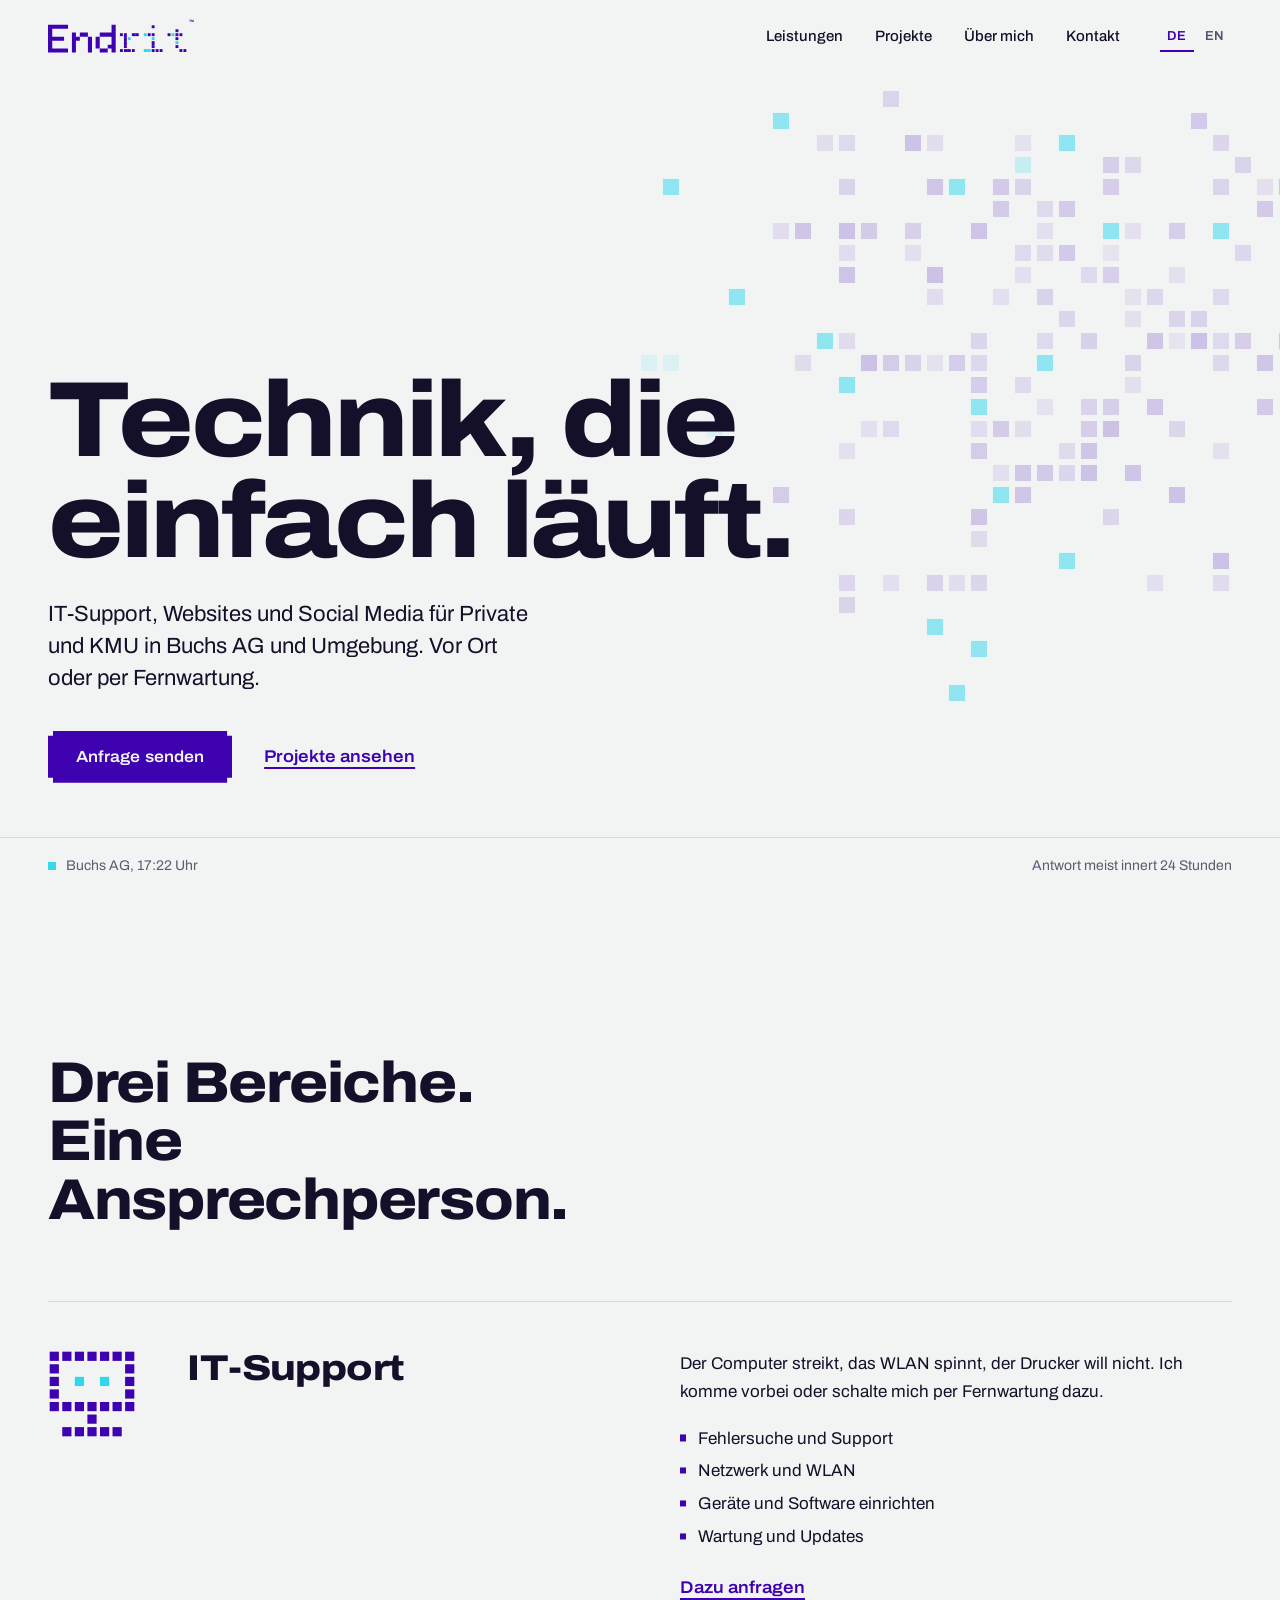
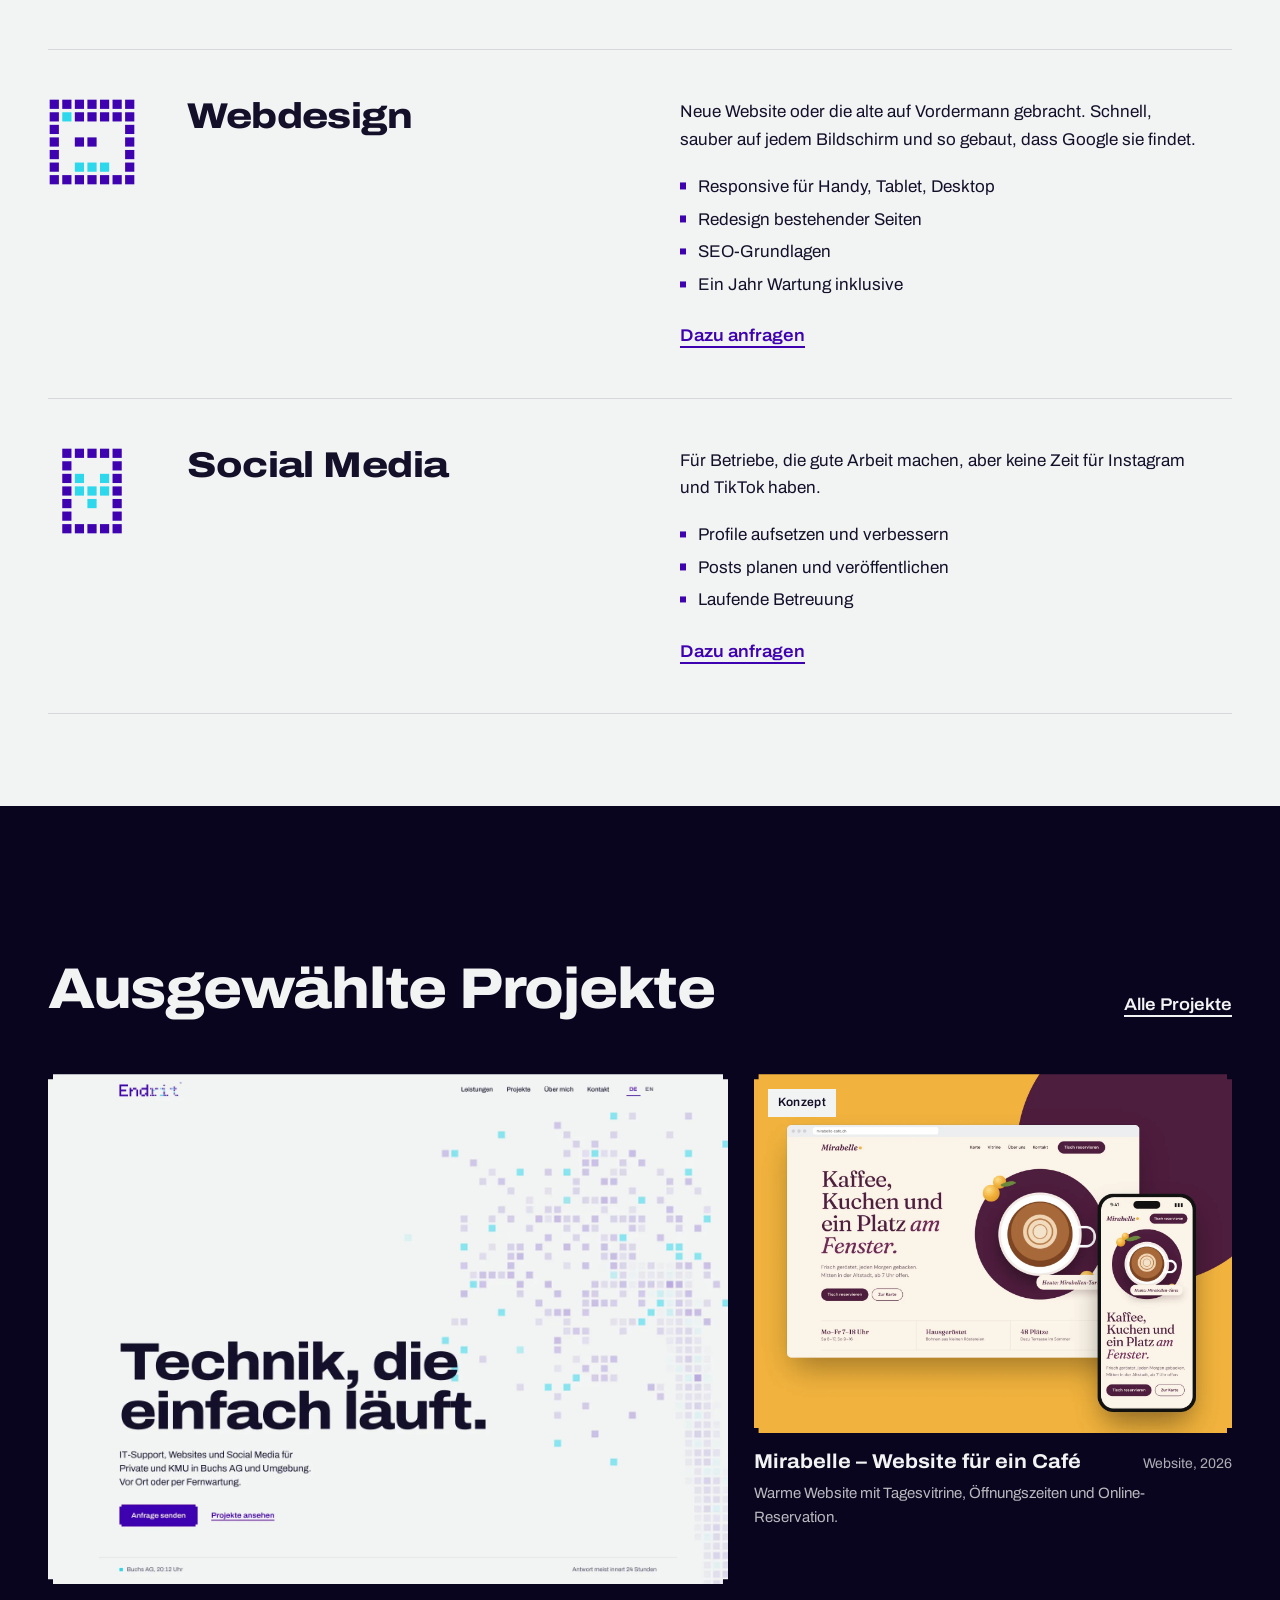
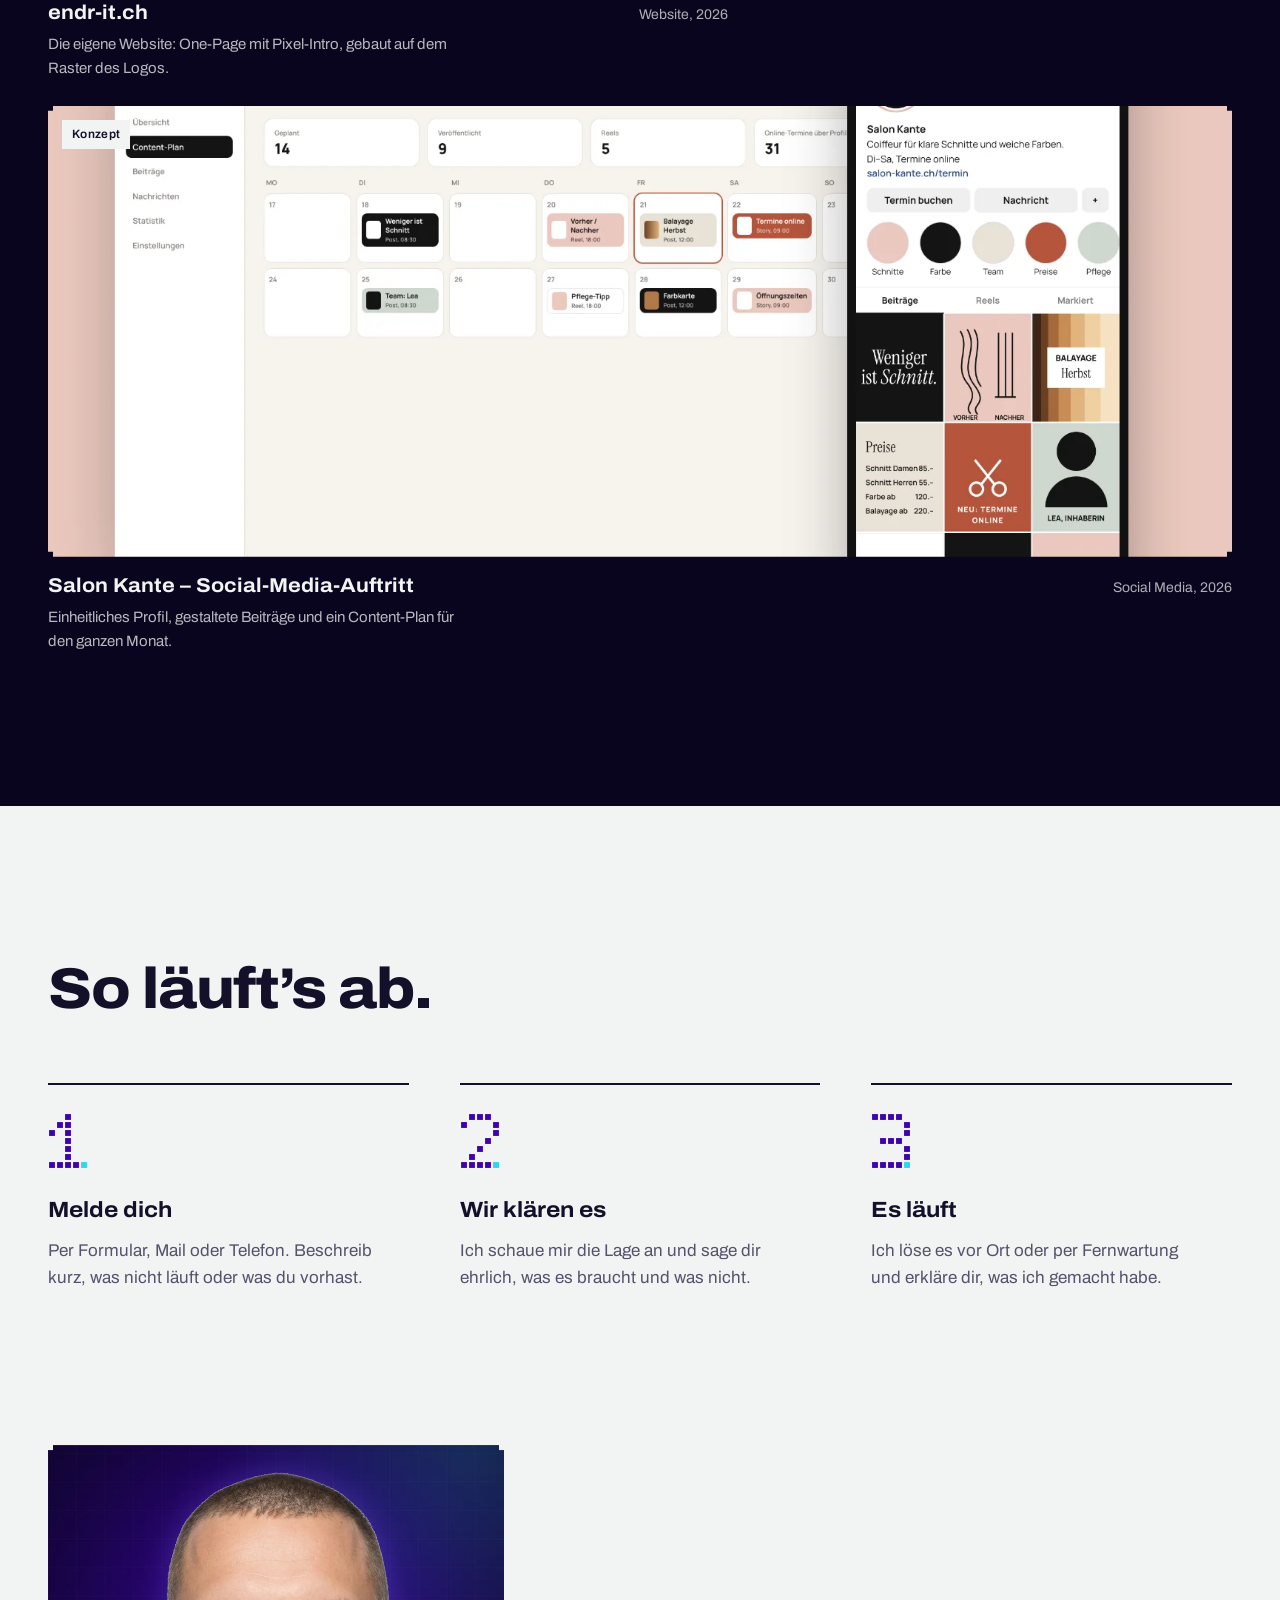
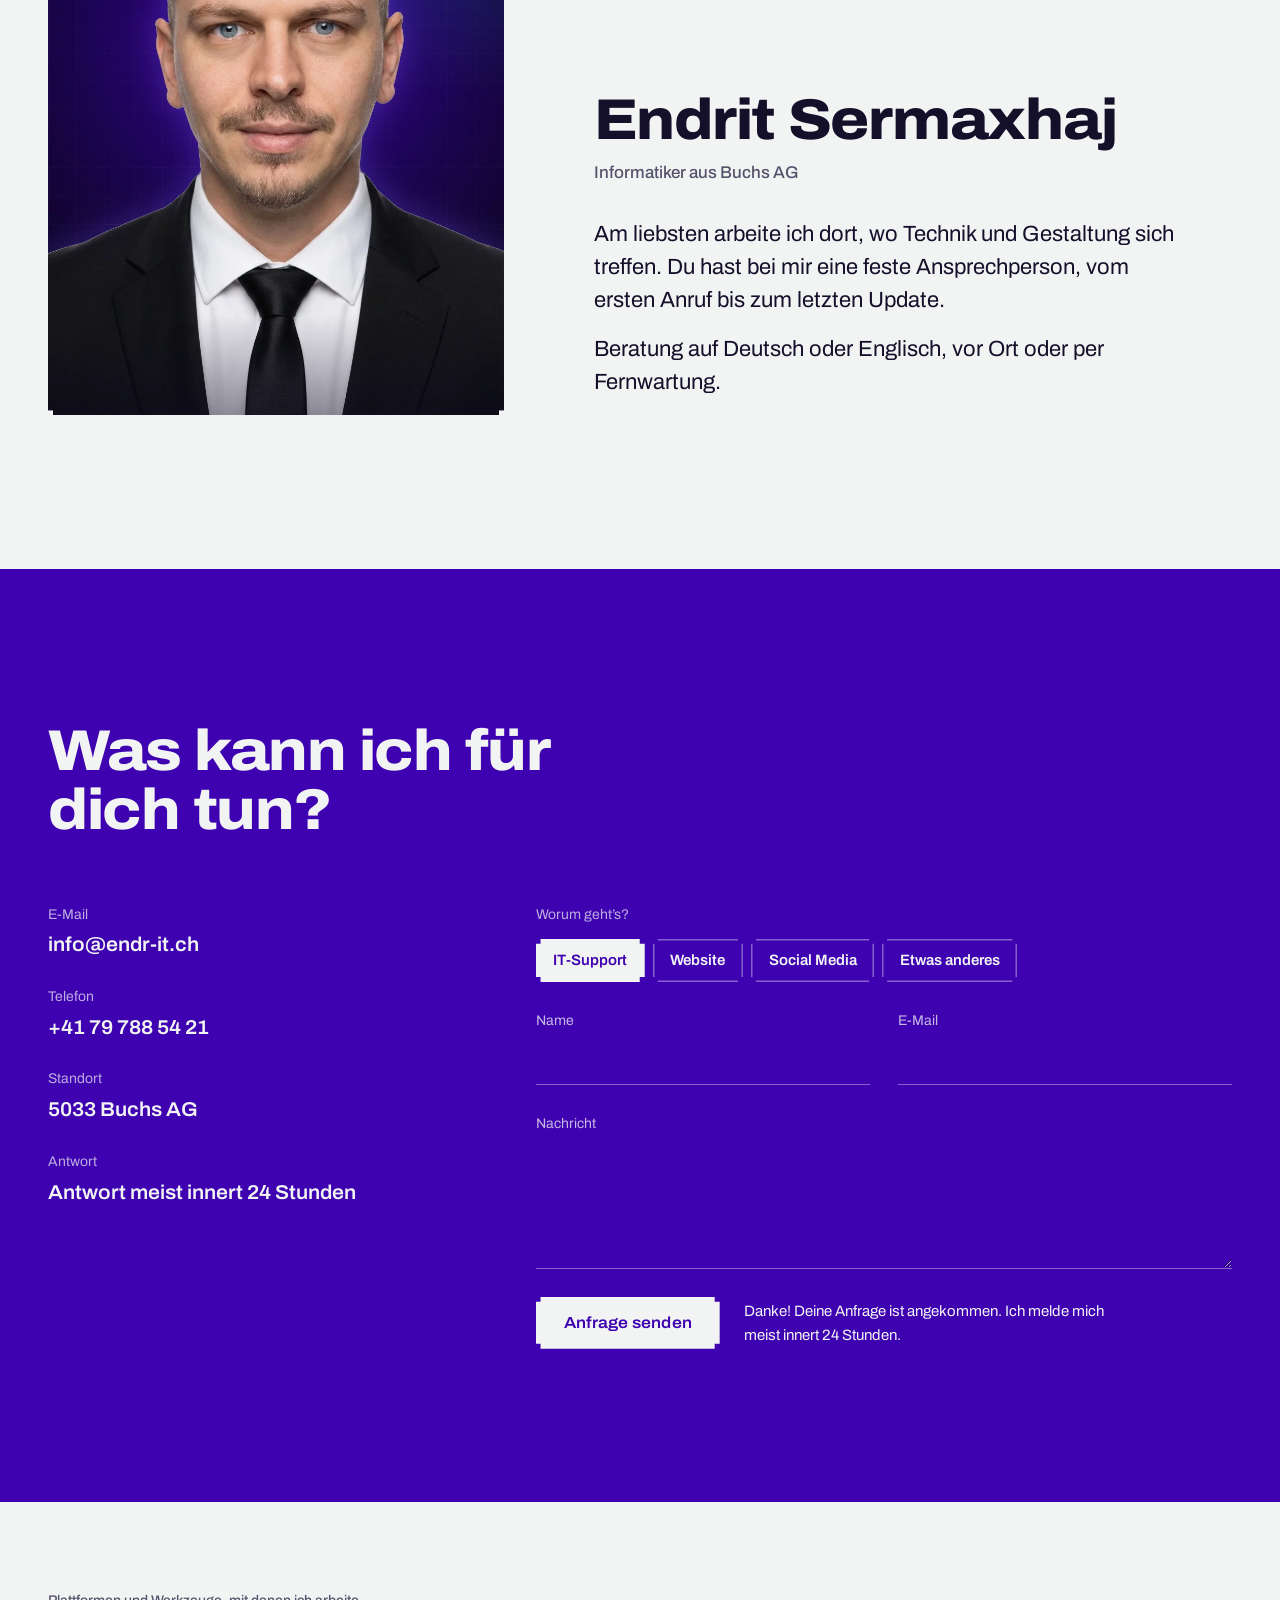
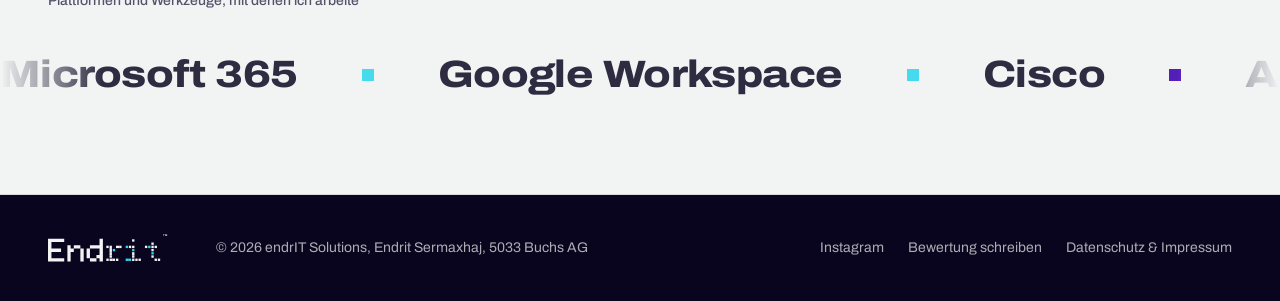
<file: gesendet.html>
<!doctype html>
<html lang="de"><head><meta charset="utf-8"><meta name="robots" content="noindex"><meta name="viewport" content="width=device-width, initial-scale=1">
<title>Gesendet – endrIT Solutions</title>
<style>html,body{margin:0;height:100%;background:#F2F4F4;color:#14102A;font:600 18px system-ui,sans-serif;display:grid;place-items:center}i{display:inline-block;width:10px;height:10px;background:#2DD7EC;margin-right:10px}</style></head>
<body><p><i></i>Gesendet</p>
<script>
(function () {
  // Im Fenster der Website: Bescheid geben. Direkt geöffnet: zurück zur Startseite.
  if (window.top === window) { location.replace('./?gesendet=1#kontakt'); return; }
  try { window.parent.postMessage({ type: 'endrit-form-sent' }, location.origin); } catch (e) {}
})();
</script></body></html>
</file>
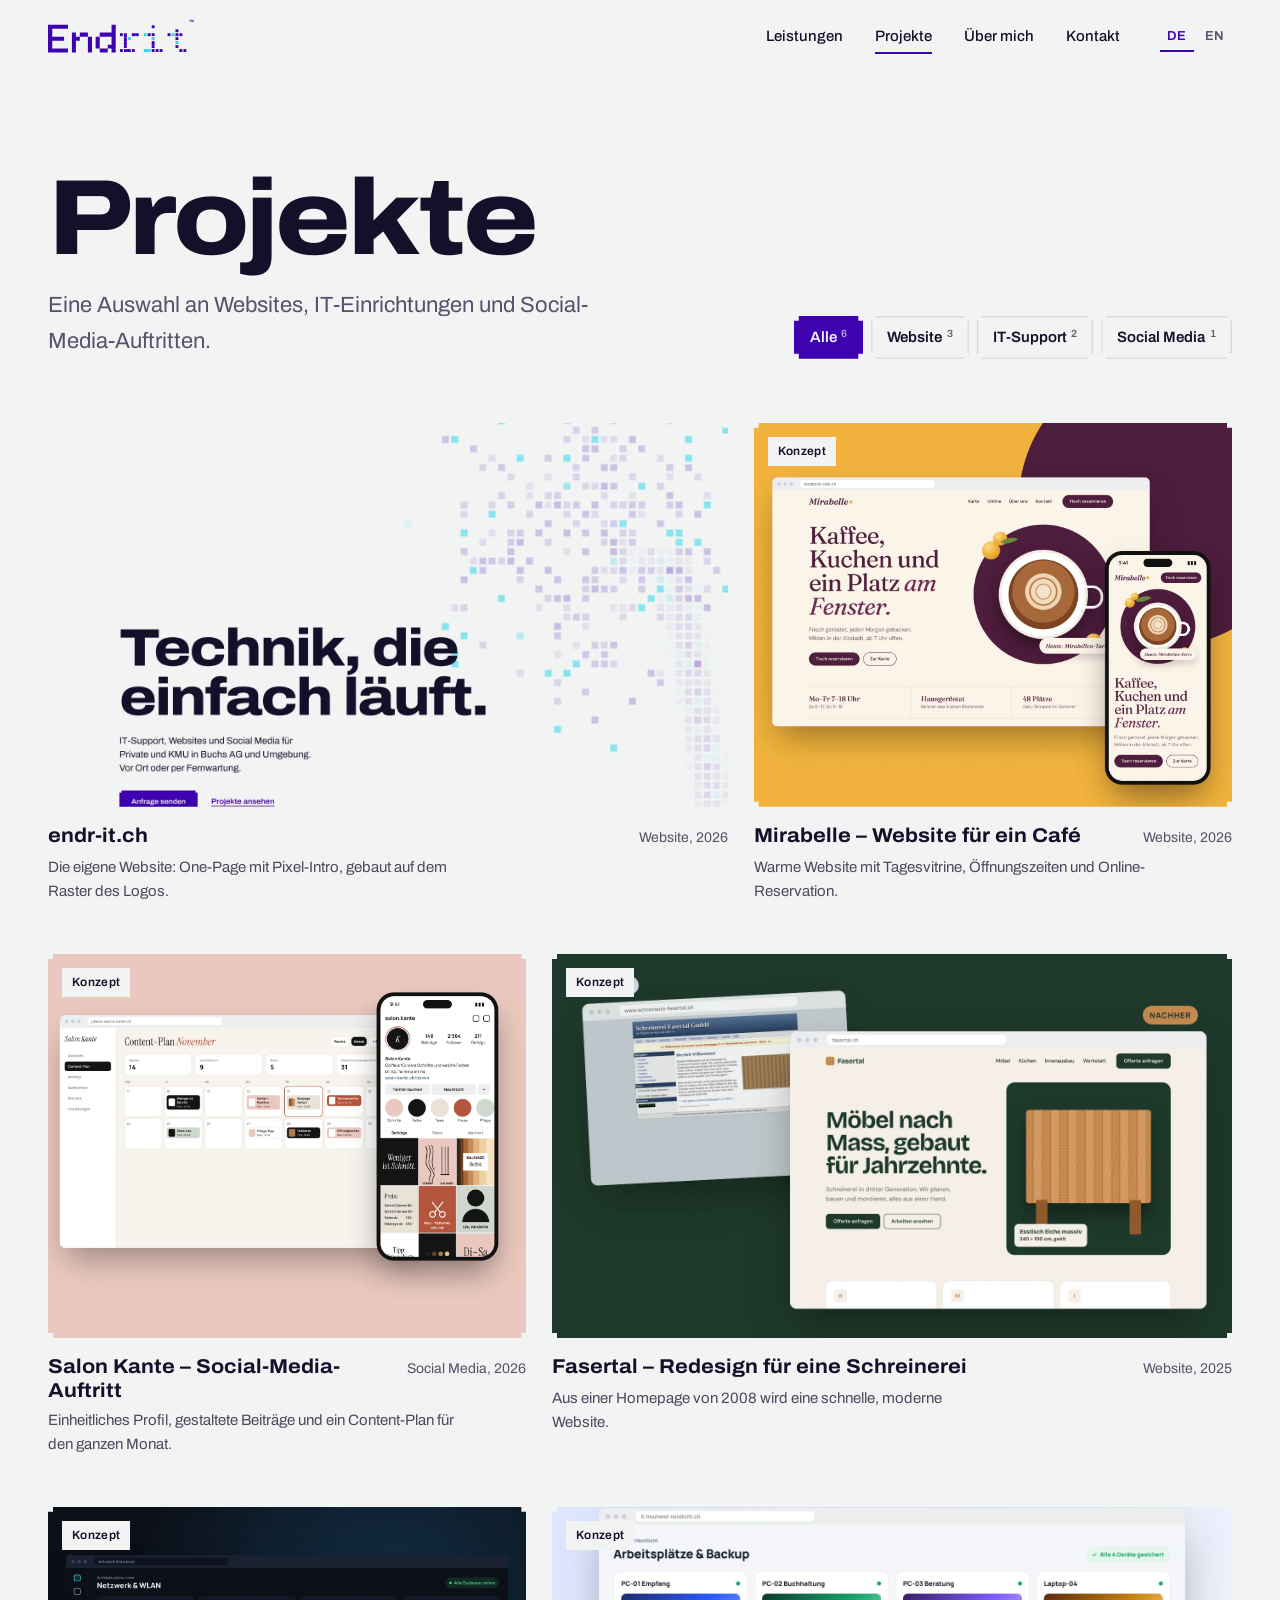
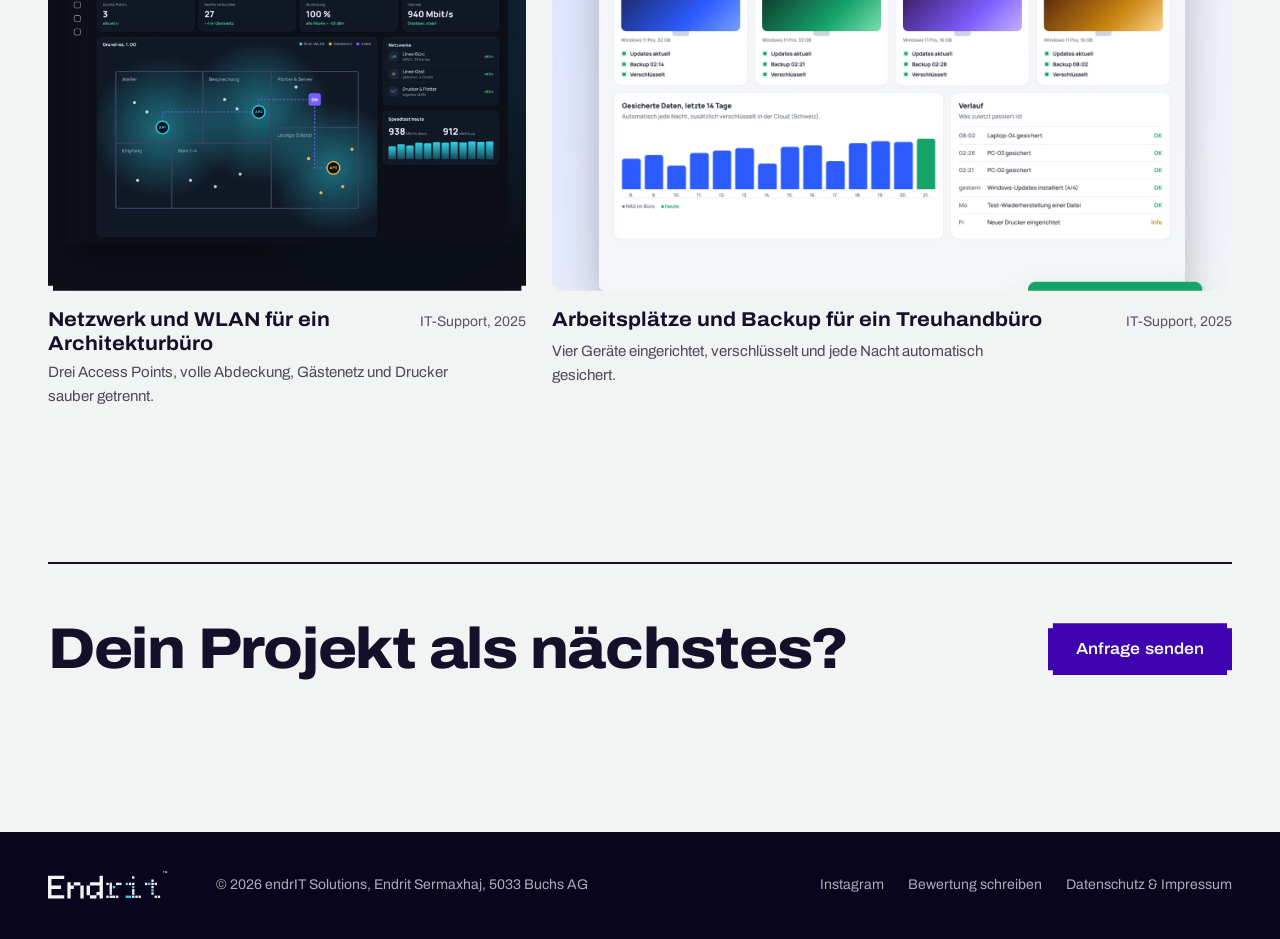
<file: projekte.html>
<!doctype html>
<html lang="de">
<head>
  <meta charset="utf-8">
  <meta name="viewport" content="width=device-width, initial-scale=1, viewport-fit=cover">
  <title>Projekte – endrIT Solutions</title>
  <meta name="description" content="Websites, IT-Einrichtungen und Social-Media-Auftritte von endrIT Solutions, Buchs AG.">
  <meta name="theme-color" content="#F2F4F4">
  <link rel="icon" href="favicon.ico" sizes="48x48">
  <link rel="icon" href="assets/favicon.svg" type="image/svg+xml">
  <link rel="apple-touch-icon" href="apple-touch-icon.png">
  <link rel="manifest" href="site.webmanifest">
  <link rel="canonical" href="https://endr-it.ch/projekte.html">
  <meta property="og:title" content="Projekte – endrIT Solutions">
  <meta property="og:image" content="https://endr-it.ch/og-image.png">
  <meta name="twitter:card" content="summary_large_image">
  <link rel="preload" href="assets/fonts/archivo-latin-wdth-normal.woff2" as="font" type="font/woff2" crossorigin>
  <link rel="stylesheet" href="css/style.css">
  <script>document.documentElement.classList.add('js');</script>
</head>
<body class="page-projects">
  <a class="skip" href="#main" data-i18n="skipLink">Zum Inhalt</a>
  <header class="top" id="top">
    <div class="top__bar wrap">
      <a class="top__logo" href="index.html#start" aria-label="endrIT Solutions, Startseite"><svg class="logo"  viewBox="0 -1.2 37.3 8.2" role="img" aria-label="Endrit IT Services &amp; Solutions"><g class="lg-end-g"><path class="lg-end" d="M0.000 0.000 L0.000 7.007 L5.035 7.007 L5.035 5.996 L1.067 5.996 L1.067 4.053 L4.049 4.053 L4.049 3.011 L1.067 3.011 L1.067 1.011 L5.035 1.011 L5.035 0.000 Z" fill-rule="evenodd"/><path class="lg-end" d="M6.028 1.972 L6.028 7.007 L7.035 7.007 L7.035 4.053 L8.025 4.053 L8.025 3.011 L10.053 3.011 L10.053 7.007 L11.092 7.007 L11.092 3.011 L10.053 3.011 L10.053 1.972 L8.025 1.972 L8.025 3.011 L7.035 3.011 L7.035 1.972 Z" fill-rule="evenodd"/><path class="lg-end" d="M17.063 0.000 L16.016 0.000 L16.016 1.972 L13.039 1.972 L13.039 3.011 L12.000 3.011 L12.000 5.996 L13.039 5.996 L13.039 7.007 L15.059 7.007 L15.059 5.996 L16.016 5.996 L16.016 7.007 L17.063 7.007 Z M13.039 3.011 L16.016 3.011 L16.016 5.011 L15.059 5.011 L15.059 5.996 L13.039 5.996 Z" fill-rule="evenodd"/></g><g class="lg-rit"><rect class="lg-px lg-v" x="26.134" y="0.134" width="0.732" height="0.732"/><rect class="lg-px lg-v" x="32.134" y="1.134" width="0.732" height="0.732"/><rect class="lg-px lg-v" x="18.134" y="2.134" width="0.732" height="0.732"/><rect class="lg-px lg-v" x="19.134" y="2.134" width="0.732" height="1.000"/><rect class="lg-px lg-v" x="21.134" y="2.134" width="1.000" height="0.732"/><rect class="lg-px lg-v" x="22.134" y="2.134" width="0.732" height="0.732"/><rect class="lg-px lg-c" x="24.134" y="2.134" width="0.732" height="0.732"/><rect class="lg-px lg-v" x="25.134" y="2.134" width="0.732" height="0.732"/><rect class="lg-px lg-v" x="26.134" y="2.134" width="0.732" height="0.732"/><rect class="lg-px lg-v" x="30.134" y="2.134" width="0.732" height="0.732"/><rect class="lg-px lg-c" x="31.134" y="2.134" width="0.732" height="0.732"/><rect class="lg-px lg-v" x="32.134" y="2.134" width="0.732" height="0.732"/><rect class="lg-px lg-v" x="33.134" y="2.134" width="0.732" height="0.732"/><rect class="lg-px lg-v" x="19.134" y="3.134" width="0.732" height="1.000"/><rect class="lg-px lg-c" x="20.134" y="3.134" width="0.732" height="0.732"/><rect class="lg-px lg-c" x="26.134" y="3.134" width="0.732" height="0.732"/><rect class="lg-px lg-v" x="32.134" y="3.134" width="0.732" height="0.732"/><rect class="lg-px lg-v" x="19.134" y="4.134" width="0.732" height="1.000"/><rect class="lg-px lg-v" x="26.134" y="4.134" width="0.732" height="1.000"/><rect class="lg-px lg-c" x="32.134" y="4.134" width="0.732" height="0.732"/><rect class="lg-px lg-v" x="19.134" y="5.134" width="0.732" height="0.732"/><rect class="lg-px lg-v" x="26.134" y="5.134" width="0.732" height="0.732"/><rect class="lg-px lg-v" x="32.134" y="5.134" width="0.732" height="0.732"/><rect class="lg-px lg-v" x="18.134" y="6.134" width="0.732" height="0.732"/><rect class="lg-px lg-v" x="19.134" y="6.134" width="1.000" height="0.732"/><rect class="lg-px lg-v" x="20.134" y="6.134" width="0.732" height="0.732"/><rect class="lg-px lg-v" x="21.134" y="6.134" width="0.732" height="0.732"/><rect class="lg-px lg-c" x="24.134" y="6.134" width="1.000" height="0.732"/><rect class="lg-px lg-c" x="25.134" y="6.134" width="0.732" height="0.732"/><rect class="lg-px lg-v" x="26.134" y="6.134" width="0.732" height="0.732"/><rect class="lg-px lg-v" x="27.134" y="6.134" width="0.732" height="0.732"/><rect class="lg-px lg-v" x="28.134" y="6.134" width="0.732" height="0.732"/><rect class="lg-px lg-v" x="33.134" y="6.134" width="0.732" height="0.732"/><rect class="lg-px lg-v" x="34.134" y="6.134" width="0.732" height="0.732"/></g><text class="lg-tm" x="35.61" y="-0.79">TM</text></svg></a>
      <nav class="top__nav" id="menu" aria-label="Hauptnavigation">
        <a href="index.html#leistungen" data-i18n="nav1">Leistungen</a>
        <a href="projekte.html" data-i18n="nav2" data-nav="projekte">Projekte</a>
        <a href="index.html#ueber" data-i18n="nav3">Über mich</a>
        <a href="index.html#kontakt" data-i18n="nav4">Kontakt</a>
      </nav>
      <div class="lang" role="group" aria-label="Sprache / Language">
        <button type="button" data-lang="de" aria-pressed="true">DE</button>
        <button type="button" data-lang="en" aria-pressed="false">EN</button>
      </div>
      <button class="top__menu" type="button" aria-expanded="false" aria-controls="menu">
        <span class="sr-only" data-i18n="menu">Menü</span><i></i><i></i>
      </button>
    </div>
  </header>


  <main id="main" class="pf wrap">
    <header class="pf__head">
      <h1 class="pf__title" data-i18n="pfTitle">Projekte</h1>
      <p class="pf__lead" data-i18n="pfLead">Eine Auswahl an Websites, IT-Einrichtungen und Social-Media-Auftritten.</p>
      <div class="pf__filters" role="group" aria-label="Filter" id="filters">
        <button type="button" data-filter="all" aria-pressed="true"><span data-i18n="fAll">Alle</span> <sup></sup></button>
        <button type="button" data-filter="web" aria-pressed="false"><span data-i18n="tWeb">Website</span> <sup></sup></button>
        <button type="button" data-filter="it" aria-pressed="false"><span data-i18n="tIt">IT-Support</span> <sup></sup></button>
        <button type="button" data-filter="social" aria-pressed="false"><span data-i18n="tSocial">Social Media</span> <sup></sup></button>
      </div>
    </header>

    <ul class="pf__grid" id="grid" aria-live="polite"></ul>
    <p class="pf__empty" id="empty" hidden data-i18n="pfEmpty">In dieser Kategorie ist noch nichts online. Schau bald wieder vorbei.</p>

    <section class="pf__cta" aria-labelledby="pf-cta">
      <h2 class="h2" id="pf-cta" data-i18n="pfCta">Dein Projekt als nächstes?</h2>
      <a class="btn btn--primary" href="index.html#kontakt" data-i18n="cta">Anfrage senden</a>
    </section>
  </main>

  <!-- Projekt-Detail -->
  <dialog class="sheet" id="sheet" aria-labelledby="sheetTitle">
    <div class="sheet__inner">
      <button class="sheet__close" type="button" id="sheetClose"><span data-i18n="close">Schliessen</span></button>
      <figure class="sheet__media"><img id="sheetImg" alt="" width="1600" height="1200"></figure>
      <div class="sheet__thumbs" id="sheetThumbs"></div>
      <div class="sheet__body">
        <p class="sheet__cat" id="sheetCat"></p>
        <h2 class="sheet__title" id="sheetTitle"></h2>
        <dl class="sheet__meta" id="sheetMeta"></dl>
        <div class="sheet__text" id="sheetText"></div>
        <a class="btn btn--primary" id="sheetLink" target="_blank" rel="noopener" hidden data-i18n="visit">Projekt ansehen</a>
      </div>
    </div>
  </dialog>

  <footer class="foot">
    <div class="foot__inner wrap">
      <a class="foot__logo" href="index.html#start" aria-label="endrIT Solutions, Startseite"><svg class="logo"  viewBox="0 -1.2 37.3 8.2" role="img" aria-label="Endrit IT Services &amp; Solutions"><g class="lg-end-g"><path class="lg-end" d="M0.000 0.000 L0.000 7.007 L5.035 7.007 L5.035 5.996 L1.067 5.996 L1.067 4.053 L4.049 4.053 L4.049 3.011 L1.067 3.011 L1.067 1.011 L5.035 1.011 L5.035 0.000 Z" fill-rule="evenodd"/><path class="lg-end" d="M6.028 1.972 L6.028 7.007 L7.035 7.007 L7.035 4.053 L8.025 4.053 L8.025 3.011 L10.053 3.011 L10.053 7.007 L11.092 7.007 L11.092 3.011 L10.053 3.011 L10.053 1.972 L8.025 1.972 L8.025 3.011 L7.035 3.011 L7.035 1.972 Z" fill-rule="evenodd"/><path class="lg-end" d="M17.063 0.000 L16.016 0.000 L16.016 1.972 L13.039 1.972 L13.039 3.011 L12.000 3.011 L12.000 5.996 L13.039 5.996 L13.039 7.007 L15.059 7.007 L15.059 5.996 L16.016 5.996 L16.016 7.007 L17.063 7.007 Z M13.039 3.011 L16.016 3.011 L16.016 5.011 L15.059 5.011 L15.059 5.996 L13.039 5.996 Z" fill-rule="evenodd"/></g><g class="lg-rit"><rect class="lg-px lg-v" x="26.134" y="0.134" width="0.732" height="0.732"/><rect class="lg-px lg-v" x="32.134" y="1.134" width="0.732" height="0.732"/><rect class="lg-px lg-v" x="18.134" y="2.134" width="0.732" height="0.732"/><rect class="lg-px lg-v" x="19.134" y="2.134" width="0.732" height="1.000"/><rect class="lg-px lg-v" x="21.134" y="2.134" width="1.000" height="0.732"/><rect class="lg-px lg-v" x="22.134" y="2.134" width="0.732" height="0.732"/><rect class="lg-px lg-c" x="24.134" y="2.134" width="0.732" height="0.732"/><rect class="lg-px lg-v" x="25.134" y="2.134" width="0.732" height="0.732"/><rect class="lg-px lg-v" x="26.134" y="2.134" width="0.732" height="0.732"/><rect class="lg-px lg-v" x="30.134" y="2.134" width="0.732" height="0.732"/><rect class="lg-px lg-c" x="31.134" y="2.134" width="0.732" height="0.732"/><rect class="lg-px lg-v" x="32.134" y="2.134" width="0.732" height="0.732"/><rect class="lg-px lg-v" x="33.134" y="2.134" width="0.732" height="0.732"/><rect class="lg-px lg-v" x="19.134" y="3.134" width="0.732" height="1.000"/><rect class="lg-px lg-c" x="20.134" y="3.134" width="0.732" height="0.732"/><rect class="lg-px lg-c" x="26.134" y="3.134" width="0.732" height="0.732"/><rect class="lg-px lg-v" x="32.134" y="3.134" width="0.732" height="0.732"/><rect class="lg-px lg-v" x="19.134" y="4.134" width="0.732" height="1.000"/><rect class="lg-px lg-v" x="26.134" y="4.134" width="0.732" height="1.000"/><rect class="lg-px lg-c" x="32.134" y="4.134" width="0.732" height="0.732"/><rect class="lg-px lg-v" x="19.134" y="5.134" width="0.732" height="0.732"/><rect class="lg-px lg-v" x="26.134" y="5.134" width="0.732" height="0.732"/><rect class="lg-px lg-v" x="32.134" y="5.134" width="0.732" height="0.732"/><rect class="lg-px lg-v" x="18.134" y="6.134" width="0.732" height="0.732"/><rect class="lg-px lg-v" x="19.134" y="6.134" width="1.000" height="0.732"/><rect class="lg-px lg-v" x="20.134" y="6.134" width="0.732" height="0.732"/><rect class="lg-px lg-v" x="21.134" y="6.134" width="0.732" height="0.732"/><rect class="lg-px lg-c" x="24.134" y="6.134" width="1.000" height="0.732"/><rect class="lg-px lg-c" x="25.134" y="6.134" width="0.732" height="0.732"/><rect class="lg-px lg-v" x="26.134" y="6.134" width="0.732" height="0.732"/><rect class="lg-px lg-v" x="27.134" y="6.134" width="0.732" height="0.732"/><rect class="lg-px lg-v" x="28.134" y="6.134" width="0.732" height="0.732"/><rect class="lg-px lg-v" x="33.134" y="6.134" width="0.732" height="0.732"/><rect class="lg-px lg-v" x="34.134" y="6.134" width="0.732" height="0.732"/></g><text class="lg-tm" x="35.61" y="-0.79">TM</text></svg></a>
      <p class="foot__copy">© <span class="year">2026</span> endrIT Solutions, Endrit Sermaxhaj, 5033 Buchs AG</p>
      <nav class="foot__nav" aria-label="Footer">
        <a href="https://instagram.com/endrit_solutions" target="_blank" rel="noopener">Instagram</a>
        <a href="https://maps.google.com/?q=endrIT+Solutions+Buchs+AG" target="_blank" rel="noopener" data-i18n="review">Bewertung schreiben</a>
        <a href="datenschutz.html" data-i18n="legal">Datenschutz &amp; Impressum</a>
      </nav>
    </div>
  </footer>


  <script src="js/vendor/gsap.min.js" defer></script>
  <script src="js/vendor/Flip.min.js" defer></script>
  <script src="js/vendor/lenis.min.js" defer></script>
  <script src="js/i18n.js" defer></script>
  <script src="js/projects.js" defer></script>
  <script src="js/site.js" defer></script>
  <script src="js/portfolio.js" defer></script>
</body>
</html>
</file>
<file: css/style.css>
/* ==========================================================================
   endrIT Solutions
   Gestaltungssystem: Pixelraster des Logos (Zelle 1 / Pixel 0.73)
   ========================================================================== */

/* ---------- Schriften (lokal, keine Verbindung zu Google) ---------- */
@font-face {
  font-family: "Archivo"; font-weight: 100 900; font-stretch: 62% 125%; font-display: swap;
  src: url("../assets/fonts/archivo-latin-wdth-normal.woff2") format("woff2");
  unicode-range: U+0000-00FF, U+0131, U+0152-0153, U+02BB-02BC, U+02C6, U+02DA, U+02DC, U+2000-206F, U+20AC, U+2122, U+2191, U+2193, U+2212, U+2215, U+FEFF, U+FFFD;
}
@font-face {
  font-family: "Archivo"; font-weight: 100 900; font-stretch: 62% 125%; font-display: swap;
  src: url("../assets/fonts/archivo-latin-ext-wdth-normal.woff2") format("woff2");
  unicode-range: U+0100-02AF, U+0304, U+0308, U+0329, U+1E00-1E9F, U+1EF2-1EFF, U+2020, U+20A0-20AB, U+20AD-20C0, U+2113, U+2C60-2C7F, U+A720-A7FF;
}
/* Nur für die Logo-Zeile "IT SERVICES & SOLUTIONS" */
@font-face {
  font-family: "Montserrat"; font-weight: 500; font-display: swap;
  src: url("../assets/fonts/montserrat-latin-500-normal.woff2") format("woff2");
}

/* ---------- Tokens ---------- */
:root {
  --paper: #F2F4F4;
  --paper-2: #E7EAEB;
  --ink: #14102A;
  --muted: #55526B;
  --night: #0A051E;
  --violet: #3E02B0;
  --violet-hi: #5214D6;
  --cyan: #2DD7EC;
  --line: rgba(20, 16, 42, .12);
  --line-light: rgba(242, 244, 244, .18);

  --ease-out: cubic-bezier(.23, 1, .32, 1);
  --ease-in-out: cubic-bezier(.77, 0, .175, 1);

  --wrap: 1360px;
  --gutter: clamp(1.25rem, 4vw, 3rem);
  --section: clamp(5.5rem, 12vw, 10rem);
  --header-h: 72px;

  --fs-sm: .875rem;
  --fs-body: clamp(1rem, .96rem + .2vw, 1.0625rem);
  --fs-lead: clamp(1.125rem, 1.02rem + .45vw, 1.375rem);
  --fs-h3: clamp(1.5rem, 1.2rem + 1.3vw, 2.25rem);
  --fs-h2: clamp(2rem, 1.35rem + 2.8vw, 3.75rem);
  --fs-h1: clamp(3rem, 1.4rem + 6.6vw, 7.75rem);

  /* Pixel-Ecken: Treppenstufen statt Rundungen */
  --notch: 5px;
  --notched: polygon(
    var(--notch) 0, calc(100% - var(--notch)) 0, calc(100% - var(--notch)) var(--notch), 100% var(--notch),
    100% calc(100% - var(--notch)), calc(100% - var(--notch)) calc(100% - var(--notch)), calc(100% - var(--notch)) 100%,
    var(--notch) 100%, var(--notch) calc(100% - var(--notch)), 0 calc(100% - var(--notch)),
    0 var(--notch), var(--notch) var(--notch));
}

/* ---------- Basis ---------- */
[hidden] { display: none !important; }
*, *::before, *::after { box-sizing: border-box; }
html { -webkit-text-size-adjust: 100%; scroll-padding-top: var(--header-h); }
html.lenis, html.lenis body { height: auto; }
.lenis.lenis-smooth { scroll-behavior: auto !important; }
.lenis.lenis-stopped { overflow: hidden; }
body {
  margin: 0; background: var(--paper); color: var(--ink);
  font-family: "Archivo", system-ui, -apple-system, "Segoe UI", sans-serif;
  font-size: var(--fs-body); line-height: 1.6; font-weight: 400;
  -webkit-font-smoothing: antialiased; -webkit-tap-highlight-color: transparent;
}
img { display: block; max-width: 100%; height: auto; }
a { color: inherit; }
button { font: inherit; color: inherit; }
::selection { background: var(--violet); color: var(--paper); }
:focus-visible { outline: 2px solid var(--violet); outline-offset: 3px; }
.dark :focus-visible, .contact :focus-visible, .foot :focus-visible { outline-color: var(--cyan); }
.sr-only { position: absolute; width: 1px; height: 1px; overflow: hidden; clip: rect(0 0 0 0); white-space: nowrap; }
.wrap { width: 100%; max-width: var(--wrap); margin-inline: auto; padding-inline: var(--gutter); }
.skip { position: fixed; left: 1rem; top: -4rem; z-index: 300; background: var(--violet); color: var(--paper); padding: .6rem 1rem; }
.skip:focus { top: 1rem; }

.h2 {
  margin: 0; font-size: var(--fs-h2); line-height: 1.02; font-weight: 800;
  font-stretch: 110%; letter-spacing: -.022em; text-wrap: balance;
}

/* ---------- Logo (inline SVG) ---------- */
.logo { display: block; width: 100%; height: auto; overflow: visible; }
.logo .lg-end, .logo .lg-v { fill: var(--logo-main, var(--violet)); }
.logo .lg-c { fill: var(--logo-acc, var(--cyan)); }
.logo .lg-tm { fill: var(--logo-main, var(--violet)); font: 700 .82px "Archivo", Arial, sans-serif; }

/* ---------- Buttons & Links ---------- */
.btn {
  display: inline-flex; align-items: center; justify-content: center; gap: .6rem;
  min-height: 3.25rem; padding: 0 1.75rem; border: 0; cursor: pointer;
  font-size: 1rem; font-weight: 600; font-stretch: 108%; text-decoration: none; letter-spacing: .005em;
  clip-path: var(--notched);
  transition: background-color .2s ease, color .2s ease, transform .16s var(--ease-out);
}
.btn:active { transform: scale(.97); }
.btn--primary { background: var(--violet); color: var(--paper); }
.btn--light { background: var(--paper); color: var(--violet); }
@media (hover: hover) and (pointer: fine) {
  .btn--primary:hover { background: var(--violet-hi); }
  .btn--light:hover { background: var(--cyan); color: var(--night); }
}
.link {
  color: var(--violet); font-weight: 600; font-stretch: 108%; text-decoration: underline;
  text-decoration-thickness: 1.5px; text-underline-offset: .3em;
  transition: text-decoration-thickness .2s ease, text-underline-offset .2s ease;
}
.link:hover { text-decoration-thickness: 3px; text-underline-offset: .22em; }
.link--light { color: var(--paper); }

/* Ein einzelner Pixel als Statusanzeige */
.px { display: inline-block; width: .5rem; height: .5rem; background: var(--cyan); flex: none; }
.px--blink { animation: blink 2.4s steps(1) infinite; }
@keyframes blink { 60% { opacity: .15; } }

/* ---------- Header ---------- */
.top {
  position: fixed; inset: 0 0 auto; z-index: 100; height: var(--header-h);
  transition: transform .35s var(--ease-out), background-color .25s ease, box-shadow .25s ease;
}
.top.is-scrolled { background: rgba(242, 244, 244, .86); backdrop-filter: blur(14px) saturate(1.4); -webkit-backdrop-filter: blur(14px) saturate(1.4); box-shadow: 0 1px 0 var(--line); }
.top.is-hidden { transform: translateY(-100%); }
.top__bar { height: 100%; display: flex; align-items: center; gap: 2.5rem; }
.top__logo { width: 148px; flex: none; display: block; }
.top__nav { display: flex; gap: 2rem; margin-left: auto; }
.top__nav a {
  font-size: .9375rem; font-weight: 500; text-decoration: none; position: relative; padding: .25rem 0;
}
.top__nav a::after { /* Pixel-Unterstrich */
  content: ""; position: absolute; left: 0; bottom: -2px; height: 2px; width: 100%;
  background: var(--violet); transform: scaleX(0); transform-origin: left;
  transition: transform .25s var(--ease-out);
}
.top__nav a:hover::after, .top__nav a[aria-current="page"]::after { transform: scaleX(1); }
.lang { display: flex; gap: .25rem; }
.lang button {
  background: none; border: 0; cursor: pointer; padding: .35rem .45rem; font-size: .8125rem;
  font-weight: 600; letter-spacing: .04em; color: var(--muted);
}
.lang button[aria-pressed="true"] { color: var(--violet); box-shadow: inset 0 -2px 0 var(--violet); }
.top__menu { display: none; }

@media (max-width: 820px) {
  .top__bar { gap: 1rem; }
  .top__logo { width: 124px; }
  .lang { margin-left: auto; }
  .top__menu {
    display: grid; place-content: center; gap: 6px; width: 44px; height: 44px; margin-right: -8px;
    background: none; border: 0; cursor: pointer;
  }
  .top__menu i { display: block; width: 22px; height: 2px; background: var(--ink); transition: transform .25s var(--ease-out); }
  .top__menu[aria-expanded="true"] i:first-of-type { transform: translateY(4px) rotate(45deg); }
  .top__menu[aria-expanded="true"] i:last-of-type { transform: translateY(-4px) rotate(-45deg); }
  .top__nav {
    position: fixed; inset: var(--header-h) 0 auto; margin: 0; flex-direction: column; gap: 0;
    background: var(--paper); padding: 1rem var(--gutter) 2rem; box-shadow: 0 1px 0 var(--line);
    opacity: 0; transform: translateY(-8px); pointer-events: none; visibility: hidden;
    transition: opacity .2s ease, transform .25s var(--ease-out), visibility 0s .25s;
  }
  .top__nav.is-open { opacity: 1; transform: none; pointer-events: auto; visibility: visible; transition: opacity .2s ease, transform .25s var(--ease-out); }
  .top__nav a { font-size: 1.75rem; font-weight: 800; font-stretch: 112%; padding: .6rem 0; border-bottom: 1px solid var(--line); }
  .top__nav a::after { display: none; }
  .top.menu-open { background: var(--paper); }
}

/* ---------- Intro ---------- */
.intro { display: none; }
html.intro-on .intro {
  display: block; position: fixed; inset: 0; z-index: 200; background: var(--night); color: var(--paper);
}
html.intro-on body { overflow: hidden; }
html.intro-on .top__logo { opacity: 0; }
html:not(.js) .band__list { flex-wrap: wrap; row-gap: 1rem; padding-inline: var(--gutter); }
.intro__dissolve { position: absolute; inset: 0; width: 100%; height: 100%; display: none; }
.intro__stage {
  position: absolute; inset: 0; display: grid; place-content: center; justify-items: center; gap: 1.6rem;
  --logo-main: var(--paper);
}
.intro__logo { width: min(68vw, 640px); transform-origin: 0 0; will-change: transform; }
.intro__tag {
  margin: 0; font-family: "Montserrat", "Archivo", sans-serif; font-weight: 500;
  font-size: clamp(.7rem, .5rem + 1vw, 1.15rem); letter-spacing: .32em; padding-left: .32em;
  color: rgba(242, 244, 244, .8);
}
.intro__skip {
  position: absolute; right: var(--gutter); bottom: calc(var(--gutter) + env(safe-area-inset-bottom));
  background: none; border: 0; cursor: pointer; font-size: .8125rem; font-weight: 600; letter-spacing: .04em;
  color: rgba(242, 244, 244, .55); padding: .5rem 0; transition: color .2s ease;
}
.intro__skip:hover { color: var(--paper); }

/* ---------- Hero ---------- */
.hero {
  position: relative; min-height: 100svh; display: grid; grid-template-rows: 1fr auto;
  padding-top: var(--header-h); overflow: hidden; isolation: isolate;
}
.hero__field { position: absolute; inset: 0; width: 100%; height: 100%; z-index: -1; }
.hero__inner { align-self: end; padding-bottom: clamp(2.5rem, 6vh, 4.5rem); }
.hero__title {
  margin: 0; font-size: var(--fs-h1); line-height: .94; font-weight: 800; font-stretch: 114%;
  letter-spacing: -.03em;
}
.hero__title .line { display: block; overflow: hidden; padding-bottom: .06em; margin-bottom: -.06em; }
.hero__title .line > span { display: inline-block; }
.hero__sub { margin: 1.75rem 0 0; max-width: 38ch; font-size: var(--fs-lead); line-height: 1.45; color: var(--ink); }
.hero__actions { display: flex; flex-wrap: wrap; align-items: center; gap: 1rem 2rem; margin-top: 2.25rem; }
.hero__meta {
  display: flex; flex-wrap: wrap; justify-content: space-between; gap: .5rem 2rem;
  padding-top: 1.1rem; padding-bottom: 1.4rem; font-size: var(--fs-sm); color: var(--muted);
  border-top: 1px solid var(--line); background: linear-gradient(transparent, var(--paper) 40%);
}
.hero__clock { display: inline-flex; align-items: center; gap: .6rem; }
@media (max-width: 640px) {
  .hero__actions .btn { width: 100%; }
}

/* ---------- Leistungen ---------- */
.services { padding-top: var(--section); padding-bottom: calc(var(--section) * .6); }
.services .h2 { max-width: 14ch; margin-bottom: clamp(2.5rem, 6vw, 4.5rem); }
.service {
  display: grid; grid-template-columns: 88px minmax(0, 1fr) minmax(0, 1.25fr);
  gap: 1.5rem clamp(1.5rem, 4vw, 4rem); padding: clamp(2rem, 4vw, 3rem) 0; border-top: 1px solid var(--line);
  align-items: start;
}
.service:last-child { border-bottom: 1px solid var(--line); }
.service__icon { width: 88px; aspect-ratio: 1; }
.service__icon svg { width: 100%; height: 100%; display: block; overflow: visible; }
.service__icon rect { fill: var(--violet); }
.service__icon rect.c { fill: var(--cyan); }
.service__title { margin: 0; font-size: var(--fs-h3); line-height: 1.05; font-weight: 800; font-stretch: 118%; letter-spacing: -.015em; }
.service__body { max-width: 52ch; }
.service__body p { margin: 0; }
.service__body ul { margin: 1.25rem 0 1.5rem; padding: 0; list-style: none; display: grid; gap: .35rem; }
.service__body li { display: flex; align-items: baseline; gap: .75rem; }
.service__body li::before { content: ""; width: .4rem; height: .4rem; background: var(--violet); flex: none; transform: translateY(-.15em); }
@media (max-width: 900px) {
  .service { grid-template-columns: 64px minmax(0, 1fr); }
  .service__icon { width: 64px; }
  .service__body { grid-column: 1 / -1; }
}

/* ---------- Projekte (Auszug, dunkel) ---------- */
.work { background: var(--night); color: var(--paper); padding-block: var(--section); }
.work__head { display: flex; flex-wrap: wrap; justify-content: space-between; align-items: end; gap: 1rem 2rem; margin-bottom: clamp(2rem, 5vw, 3.5rem); }
.work__grid { display: grid; grid-template-columns: repeat(12, minmax(0, 1fr)); gap: clamp(1rem, 2vw, 1.75rem); }
.work__grid > :nth-child(1) { grid-column: span 7; }
.work__grid > :nth-child(2) { grid-column: span 5; }
.work__grid > :nth-child(3) { grid-column: span 12; }
.work__grid > :nth-child(3) .card__media { aspect-ratio: 21 / 8; }
@media (max-width: 760px) { .work__grid > * { grid-column: 1 / -1 !important; } .work__grid > :nth-child(3) .card__media { aspect-ratio: 4 / 3; } }

/* ---------- Projekt-Karte (Startseite + Projektseite) ---------- */
.card { position: relative; display: block; text-decoration: none; color: inherit; }
.card__btn { all: unset; display: block; width: 100%; cursor: pointer; }
.card__media {
  position: relative; margin: 0; overflow: hidden; background: var(--paper-2);
  aspect-ratio: 4 / 3; clip-path: var(--notched);
}
.card__media img { width: 100%; height: 100%; object-fit: cover; transition: transform .7s var(--ease-out); }
.card__tag {
  position: absolute; top: .9rem; left: .9rem; background: var(--paper); color: var(--ink);
  font-size: .75rem; font-weight: 600; letter-spacing: .03em; padding: .3rem .6rem;
}
.card__cap { display: flex; justify-content: space-between; gap: 1rem; align-items: baseline; padding-top: 1rem; }
.card__title { margin: 0; font-size: 1.25rem; line-height: 1.2; font-weight: 700; font-stretch: 108%; }
.card__meta { margin: 0; font-size: var(--fs-sm); opacity: .7; white-space: nowrap; }
.card__sum { margin: .35rem 0 0; font-size: .9375rem; opacity: .75; max-width: 48ch; }
@media (hover: hover) and (pointer: fine) {
  .card:hover .card__media img { transform: scale(1.035); }
  .card:hover .card__title { text-decoration: underline; text-decoration-thickness: 2px; text-underline-offset: .2em; }
}
.card__btn:focus-visible { outline: 2px solid var(--violet); outline-offset: 4px; }
.work .card__btn:focus-visible { outline-color: var(--cyan); }

/* ---------- Ablauf ---------- */
.steps { padding-block: var(--section); }
.steps .h2 { margin-bottom: clamp(2.5rem, 6vw, 4rem); }
.steps__list { list-style: none; margin: 0; padding: 0; display: grid; grid-template-columns: repeat(3, minmax(0, 1fr)); gap: clamp(2rem, 4vw, 3.5rem); counter-reset: none; }
.step { border-top: 2px solid var(--ink); padding-top: 1.75rem; }
.step__num { display: block; width: 40px; height: 56px; margin-bottom: 1.5rem; }
.step__num svg { width: 100%; height: 100%; display: block; }
.step__num rect { fill: var(--violet); }
.step__num rect.c { fill: var(--cyan); }
.step h3 { margin: 0 0 .6rem; font-size: 1.375rem; font-weight: 700; font-stretch: 110%; }
.step p { margin: 0; color: var(--muted); max-width: 34ch; }
@media (max-width: 860px) { .steps__list { grid-template-columns: 1fr; } }

/* ---------- Über mich ---------- */
.about {
  display: grid; grid-template-columns: minmax(0, 5fr) minmax(0, 7fr); gap: clamp(2rem, 7vw, 7rem);
  align-items: end; padding-bottom: var(--section);
}
.about__photo { position: relative; margin: 0; aspect-ratio: 4 / 5; background: var(--violet); overflow: hidden; clip-path: var(--notched); }
.about__photo img { width: 100%; height: 100%; object-fit: cover; }
.about__fallback { display: none; position: absolute; inset: 0; background: url("../assets/fallback-e.svg") center / 42% no-repeat; }
.about__photo.is-empty .about__fallback { display: block; }
.about__role { margin: .6rem 0 2rem; color: var(--muted); font-weight: 500; }
.about__text p:not(.about__role) { margin: 0 0 1rem; max-width: 46ch; font-size: var(--fs-lead); line-height: 1.5; }
@media (max-width: 820px) { .about { grid-template-columns: 1fr; } .about__photo { max-width: 420px; } }

/* ---------- Kontakt (Markenviolett) ---------- */
.contact { background: var(--violet); color: var(--paper); padding-block: var(--section); }
.contact__title { margin: 0 0 clamp(2.5rem, 6vw, 4rem); font-size: var(--fs-h2); line-height: 1.02; font-weight: 800; font-stretch: 112%; letter-spacing: -.022em; max-width: 16ch; }
.contact__grid { display: grid; grid-template-columns: minmax(0, 4fr) minmax(0, 7fr); gap: 3rem clamp(2rem, 7vw, 7rem); }
.contact__facts { margin: 0; display: grid; gap: 1.6rem; align-content: start; }
.contact__facts dt { font-size: var(--fs-sm); opacity: .7; }
.contact__facts dd { margin: .15rem 0 0; font-size: 1.25rem; font-weight: 600; font-stretch: 105%; }
.contact__facts a { text-decoration: none; background: linear-gradient(var(--cyan), var(--cyan)) 0 100% / 0 2px no-repeat; transition: background-size .3s var(--ease-out); }
.contact__facts a:hover { background-size: 100% 2px; }
.form { display: grid; gap: 1.75rem; }
.form__topics { border: 0; margin: 0; padding: 0; display: flex; flex-wrap: wrap; gap: .5rem; }
.form__topics legend { font-size: var(--fs-sm); opacity: .7; margin-bottom: .8rem; padding: 0; }
.form__topics label { position: relative; cursor: pointer; }
.form__topics input { position: absolute; inset: 0; opacity: 0; cursor: pointer; margin: 0; }
.form__topics span {
  display: inline-block; padding: .6rem 1.1rem; font-weight: 600; font-size: .9375rem;
  box-shadow: inset 0 0 0 1.5px rgba(242, 244, 244, .4); clip-path: var(--notched);
  transition: background-color .2s ease, color .2s ease, box-shadow .2s ease;
}
.form__topics label:hover span { box-shadow: inset 0 0 0 1.5px var(--paper); }
.form__topics input:checked + span { background: var(--paper); color: var(--violet); box-shadow: none; }
.form__topics input:focus-visible + span { outline: 2px solid var(--cyan); outline-offset: 3px; }
.form__row { display: grid; grid-template-columns: 1fr 1fr; gap: 1.75rem; }
.field { display: grid; gap: .3rem; }
.field > span { font-size: var(--fs-sm); opacity: .75; }
.field input, .field textarea {
  font: inherit; font-size: 1.0625rem; color: var(--paper); background: transparent;
  border: 0; border-bottom: 1.5px solid rgba(242, 244, 244, .4); border-radius: 0; padding: .6rem 0; resize: vertical;
  transition: border-color .2s ease;
}
.field input:focus, .field textarea:focus { outline: none; border-color: var(--cyan); }
.field .is-invalid { border-color: #FFB4A8; }
.form__end { display: flex; flex-wrap: wrap; align-items: center; gap: 1rem 1.5rem; }
.form__status { margin: 0; font-size: .9375rem; max-width: 40ch; }
@media (max-width: 860px) { .contact__grid { grid-template-columns: 1fr; } }
@media (max-width: 560px) { .form__row { grid-template-columns: 1fr; } .form__end .btn { width: 100%; } }

/* ---------- Tech-Band ---------- */
.band { padding-block: clamp(3.5rem, 8vw, 5.5rem); border-bottom: 1px solid var(--line); overflow: hidden; }
.band__title { margin: 0 auto 2rem; font-size: var(--fs-sm); font-weight: 500; color: var(--muted); }
.band__track {
  display: flex; width: max-content;
  -webkit-mask-image: linear-gradient(90deg, transparent, #000 8%, #000 92%, transparent);
          mask-image: linear-gradient(90deg, transparent, #000 8%, #000 92%, transparent);
  width: 100%;
}
.band__inner { display: flex; width: max-content; animation: band 46s linear infinite; }
.band__list { display: flex; align-items: center; margin: 0; padding: 0; list-style: none; flex: none; }
.band__list li {
  display: flex; align-items: center; gap: clamp(2rem, 5vw, 4rem); padding-right: clamp(2rem, 5vw, 4rem);
  font-size: clamp(1.5rem, 1.1rem + 1.6vw, 2.5rem); font-weight: 800; font-stretch: 116%; letter-spacing: -.015em;
  white-space: nowrap; color: var(--ink); opacity: .88;
}
.band__list li::after { content: ""; width: .32em; height: .32em; background: var(--cyan); flex: none; }
.band__list li:nth-child(3n)::after { background: var(--violet); }
.band__list img { height: 2.2rem; width: auto; filter: grayscale(1); opacity: .85; }
@media (hover: hover) and (pointer: fine) { .band__track:hover .band__inner { animation-play-state: paused; } }
@keyframes band { to { transform: translateX(-50%); } }

/* ---------- Footer ---------- */
.foot { background: var(--night); color: rgba(242, 244, 244, .7); --logo-main: var(--paper); }
.foot__inner { display: grid; grid-template-columns: auto 1fr auto; align-items: center; gap: 1.5rem 3rem; padding-block: 2.5rem calc(2.5rem + env(safe-area-inset-bottom)); }
.foot__logo { width: 120px; display: block; }
.foot__copy { margin: 0; font-size: var(--fs-sm); }
.foot__nav { display: flex; flex-wrap: wrap; gap: 1.5rem; font-size: var(--fs-sm); }
.foot__nav a { text-decoration: none; transition: color .2s ease; }
.foot__nav a:hover { color: var(--cyan); }
@media (max-width: 860px) { .foot__inner { grid-template-columns: 1fr; } }

/* ==========================================================================
   Projektseite
   ========================================================================== */
.pf { padding-top: calc(var(--header-h) + clamp(3rem, 8vw, 6rem)); padding-bottom: var(--section); }
.pf__head { display: grid; grid-template-columns: minmax(0, 1fr) auto; gap: 1.25rem 3rem; align-items: end; margin-bottom: clamp(2.5rem, 6vw, 4rem); }
.pf__title { margin: 0; font-size: var(--fs-h1); line-height: .94; font-weight: 800; font-stretch: 114%; letter-spacing: -.03em; grid-column: 1 / -1; }
.pf__lead { margin: 0; max-width: 44ch; font-size: var(--fs-lead); color: var(--muted); }
.pf__filters { display: flex; flex-wrap: wrap; gap: .5rem; justify-content: flex-end; }
.pf__filters button {
  background: none; border: 0; cursor: pointer; padding: .6rem 1rem; font-weight: 600; font-size: .9375rem;
  box-shadow: inset 0 0 0 1.5px var(--line); clip-path: var(--notched);
  transition: background-color .2s ease, color .2s ease, box-shadow .2s ease, transform .16s var(--ease-out);
}
.pf__filters button:active { transform: scale(.97); }
.pf__filters button:hover { box-shadow: inset 0 0 0 1.5px var(--ink); }
.pf__filters button[aria-pressed="true"] { background: var(--violet); color: var(--paper); box-shadow: none; }
.pf__filters sup { font-size: .7em; opacity: .65; margin-left: .15em; vertical-align: .5em; }
@media (max-width: 760px) { .pf__head { grid-template-columns: 1fr; } .pf__filters { justify-content: flex-start; } }

.pf__grid { position: relative; list-style: none; margin: 0; padding: 0; display: grid; grid-template-columns: repeat(12, minmax(0, 1fr)); gap: clamp(2.5rem, 4vw, 3.5rem) clamp(1rem, 2vw, 1.75rem); }
.pf__grid > li { grid-column: span 4; }
.pf__grid > li.is-wide { grid-column: span 7; }
.pf__grid > li.is-mid { grid-column: span 5; }
.pf__grid > li.is-full { grid-column: 1 / -1; }
.pf__grid > li.is-full .card__media { aspect-ratio: auto; height: clamp(260px, 34vw, 520px); }
.pf__grid > li.is-wide .card__media, .pf__grid > li.is-mid .card__media { aspect-ratio: auto; height: clamp(260px, 30vw, 460px); }
@media (max-width: 960px) { .pf__grid > li, .pf__grid > li.is-wide, .pf__grid > li.is-mid, .pf__grid > li.is-full { grid-column: span 6; } .pf__grid > li .card__media { height: auto !important; aspect-ratio: 4 / 3 !important; } }
@media (max-width: 600px) { .pf__grid > li, .pf__grid > li.is-wide, .pf__grid > li.is-mid, .pf__grid > li.is-full { grid-column: 1 / -1; } }
.pf__empty { margin: 2rem 0; color: var(--muted); }
.pf__cta { margin-top: var(--section); padding-top: clamp(2.5rem, 5vw, 3.5rem); border-top: 2px solid var(--ink); display: flex; flex-wrap: wrap; justify-content: space-between; align-items: center; gap: 1.5rem; }

/* Detail-Dialog */
.sheet {
  width: min(1120px, calc(100% - 2rem)); max-height: calc(100dvh - 2rem); padding: 0; border: 0;
  background: var(--paper); color: var(--ink); overflow: auto; overscroll-behavior: contain;
}
.sheet::backdrop { background: rgba(10, 5, 30, .72); backdrop-filter: blur(4px); }
.sheet[open] { animation: sheet-in .28s var(--ease-out); }
.sheet[open]::backdrop { animation: fade-in .28s ease; }
.sheet.is-closing { animation: sheet-out .18s ease forwards; }
.sheet.is-closing::backdrop { animation: fade-out .18s ease forwards; }
@keyframes sheet-in { from { opacity: 0; transform: translateY(14px) scale(.985); } }
@keyframes sheet-out { to { opacity: 0; transform: translateY(8px) scale(.99); } }
@keyframes fade-in { from { opacity: 0; } }
@keyframes fade-out { to { opacity: 0; } }
.sheet__inner { display: grid; grid-template-columns: minmax(0, 1.4fr) minmax(0, 1fr); position: relative; }
.sheet__close {
  position: absolute; top: .75rem; right: .75rem; z-index: 2; background: var(--paper); border: 0; cursor: pointer;
  padding: .55rem .9rem; font-weight: 600; font-size: .875rem; clip-path: var(--notched);
}
.sheet__close:hover { background: var(--violet); color: var(--paper); }
.sheet__media { margin: 0; background: var(--paper-2); grid-row: span 2; }
.sheet__media { display: grid; place-items: center; }
.sheet__media img { width: 100%; height: auto; object-fit: contain; }
.sheet__thumbs { display: none; }
.sheet__thumbs.has-many { display: flex; gap: .5rem; padding: 1rem 1.5rem 0; grid-column: 2; }
.sheet__thumbs button { width: 64px; height: 48px; padding: 0; border: 0; cursor: pointer; background: var(--paper-2); opacity: .55; transition: opacity .2s ease; }
.sheet__thumbs button[aria-current="true"] { opacity: 1; box-shadow: 0 0 0 2px var(--violet); }
.sheet__thumbs img { width: 100%; height: 100%; object-fit: cover; }
.sheet__body { padding: clamp(1.5rem, 3vw, 2.75rem); padding-top: 4rem; }
.sheet__cat { margin: 0 0 .5rem; font-size: var(--fs-sm); color: var(--violet); font-weight: 600; }
.sheet__title { margin: 0 0 1.5rem; font-size: clamp(1.75rem, 1.3rem + 1.6vw, 2.5rem); line-height: 1.05; font-weight: 800; font-stretch: 112%; letter-spacing: -.02em; }
.sheet__meta { display: grid; grid-template-columns: auto 1fr; gap: .4rem 1.5rem; margin: 0 0 1.5rem; font-size: .9375rem; }
.sheet__meta dt { color: var(--muted); }
.sheet__meta dd { margin: 0; font-weight: 600; }
.sheet__text { margin-bottom: 2rem; }
.sheet__text p { margin: 0 0 1rem; }
@media (max-width: 820px) {
  .sheet__inner { grid-template-columns: 1fr; }
  .sheet__media { grid-row: auto; aspect-ratio: 4 / 3; }
  .sheet__thumbs.has-many { grid-column: 1; }
  .sheet__body { padding-top: 1.5rem; }
}

/* ---------- Reduzierte Bewegung ---------- */
@media (prefers-reduced-motion: reduce) {
  *, *::before, *::after { animation-duration: 0s !important; animation-iteration-count: 1 !important; transition-duration: 0s !important; }
  .band__inner { animation: none !important; flex-wrap: wrap; width: auto; }
  .band__inner .band__list[aria-hidden] { display: none; }
  .band__list { flex-wrap: wrap; row-gap: 1rem; padding-inline: var(--gutter); }
  .band__track { -webkit-mask-image: none; mask-image: none; }
}

/* ---------- Captcha-Fenster (FormSubmit) ---------- */
.hp { position: absolute; left: -9999px; width: 1px; height: 1px; opacity: 0; }
.fs { width: min(560px, calc(100% - 2rem)); }
.fs__head { display: flex; justify-content: space-between; align-items: start; gap: 1rem; padding: 1.5rem 1.5rem 1rem; border-bottom: 1px solid var(--line); }
.fs__title { margin: 0; font-size: 1.375rem; line-height: 1.15; font-weight: 800; font-stretch: 108%; }
.fs__sub { margin: .4rem 0 0; color: var(--muted); font-size: .9375rem; }
.fs__close { position: static; flex: none; box-shadow: inset 0 0 0 1.5px var(--line); }
.fs__body { position: relative; height: min(520px, 70dvh); background: #fff; }
.fs__body iframe { width: 100%; height: 100%; border: 0; display: block; }
.fs__loading { position: absolute; inset: 0; margin: 0; display: none; place-content: center; grid-auto-flow: column; gap: .6rem; align-items: center; color: var(--muted); }
.fs.is-loading .fs__loading { display: grid; }
.fs.is-loading iframe { visibility: hidden; }
</file>
